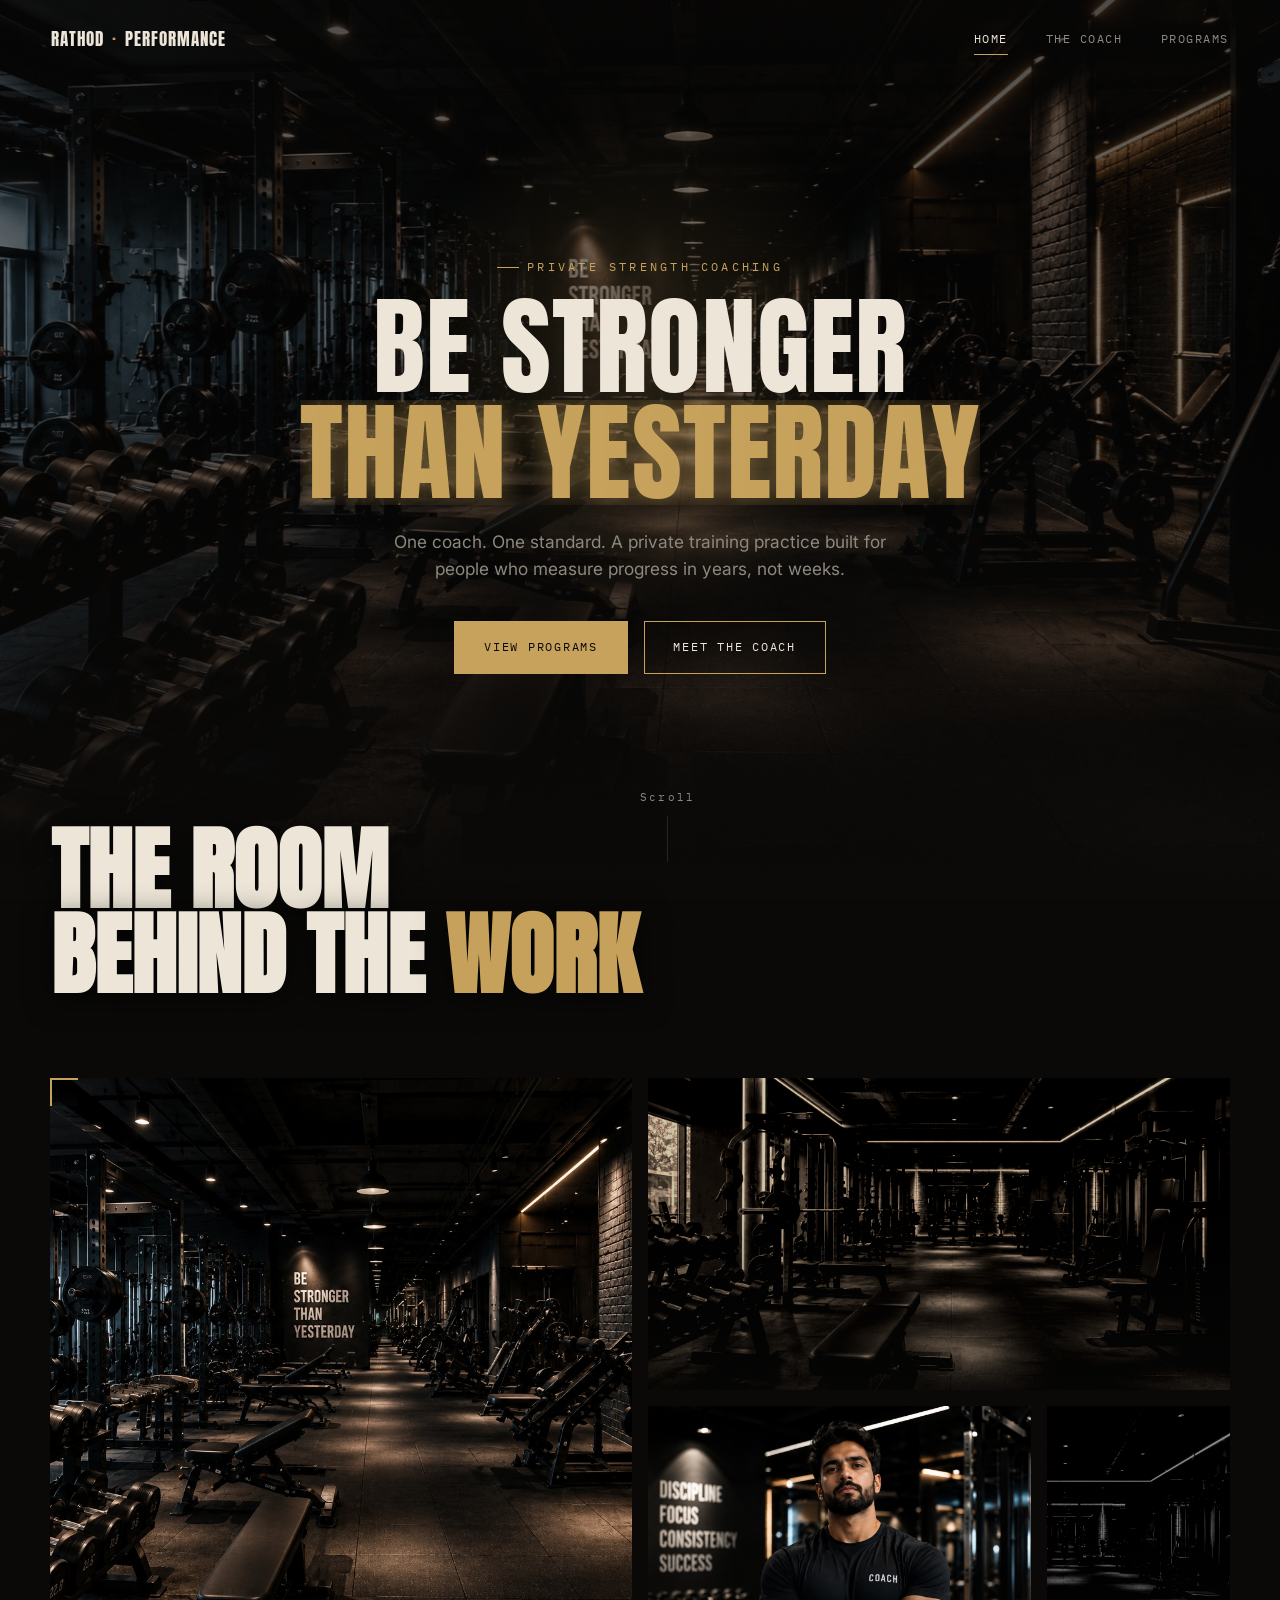
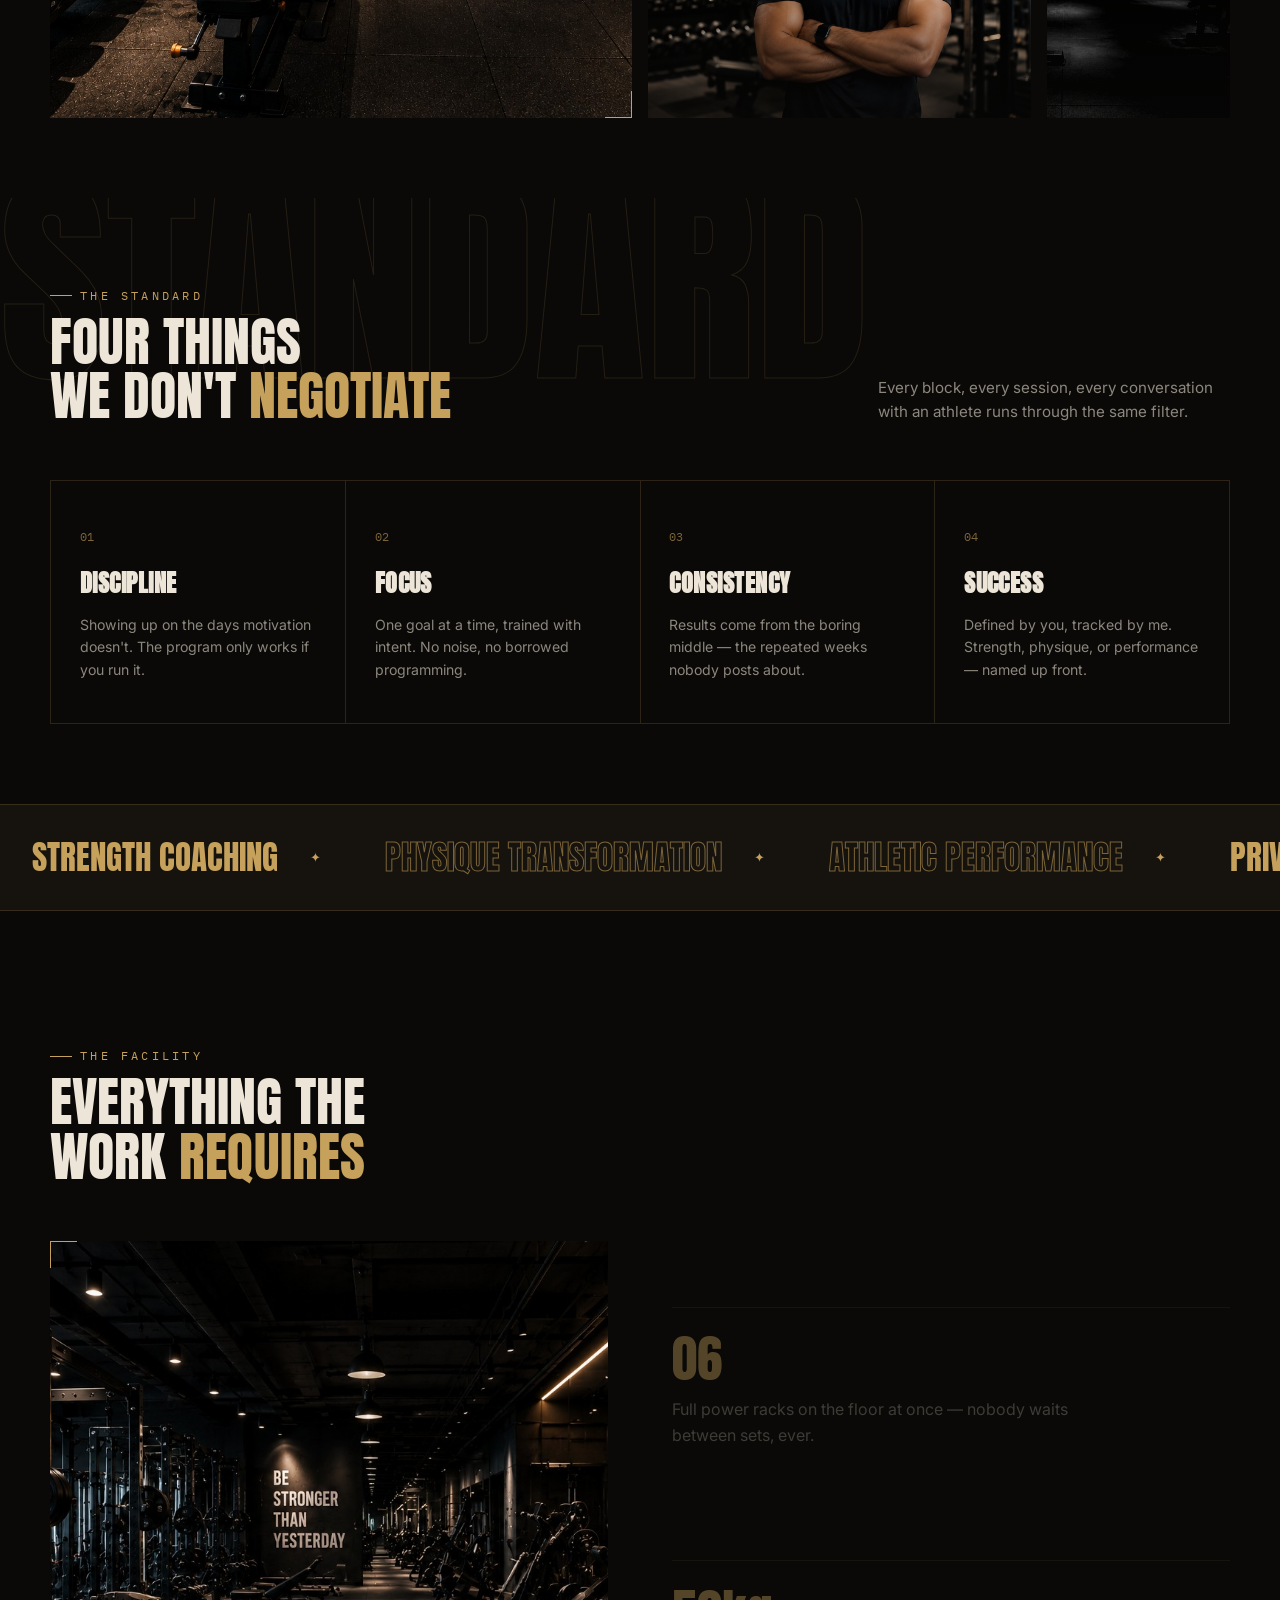
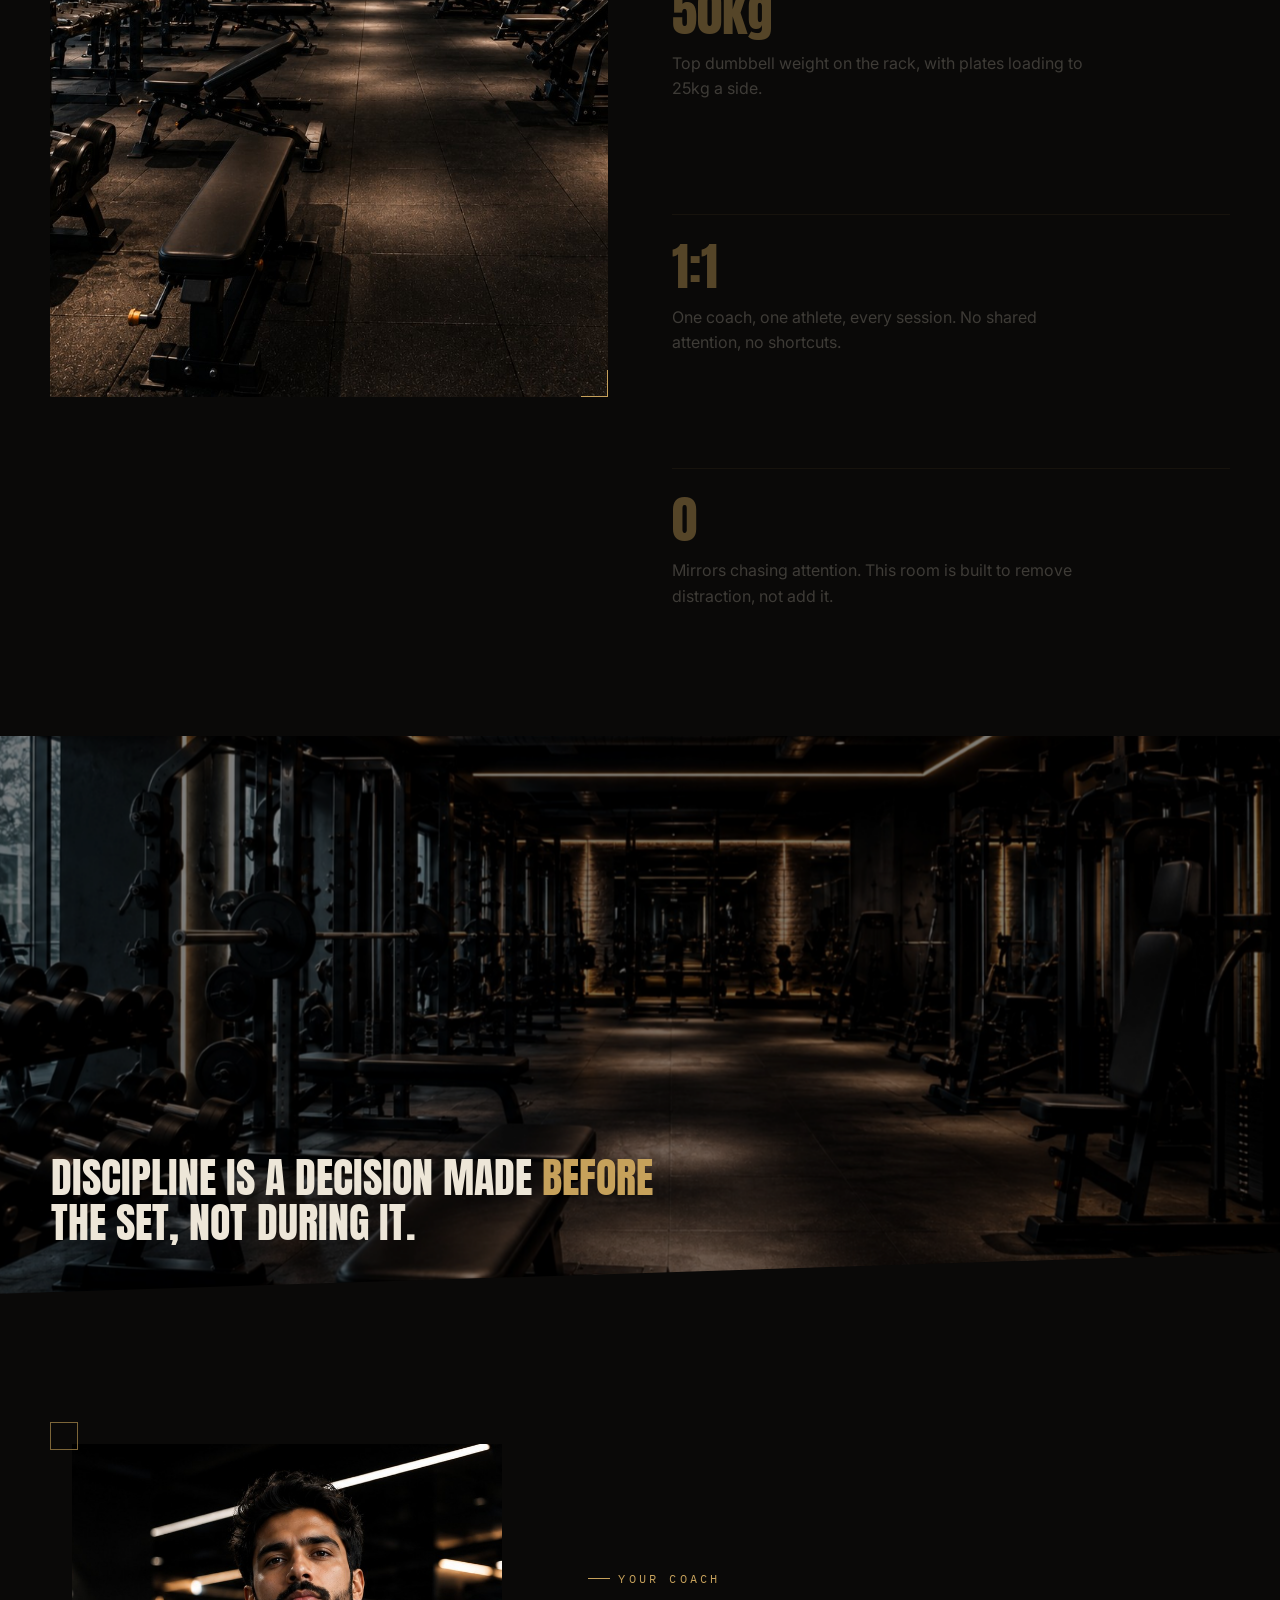
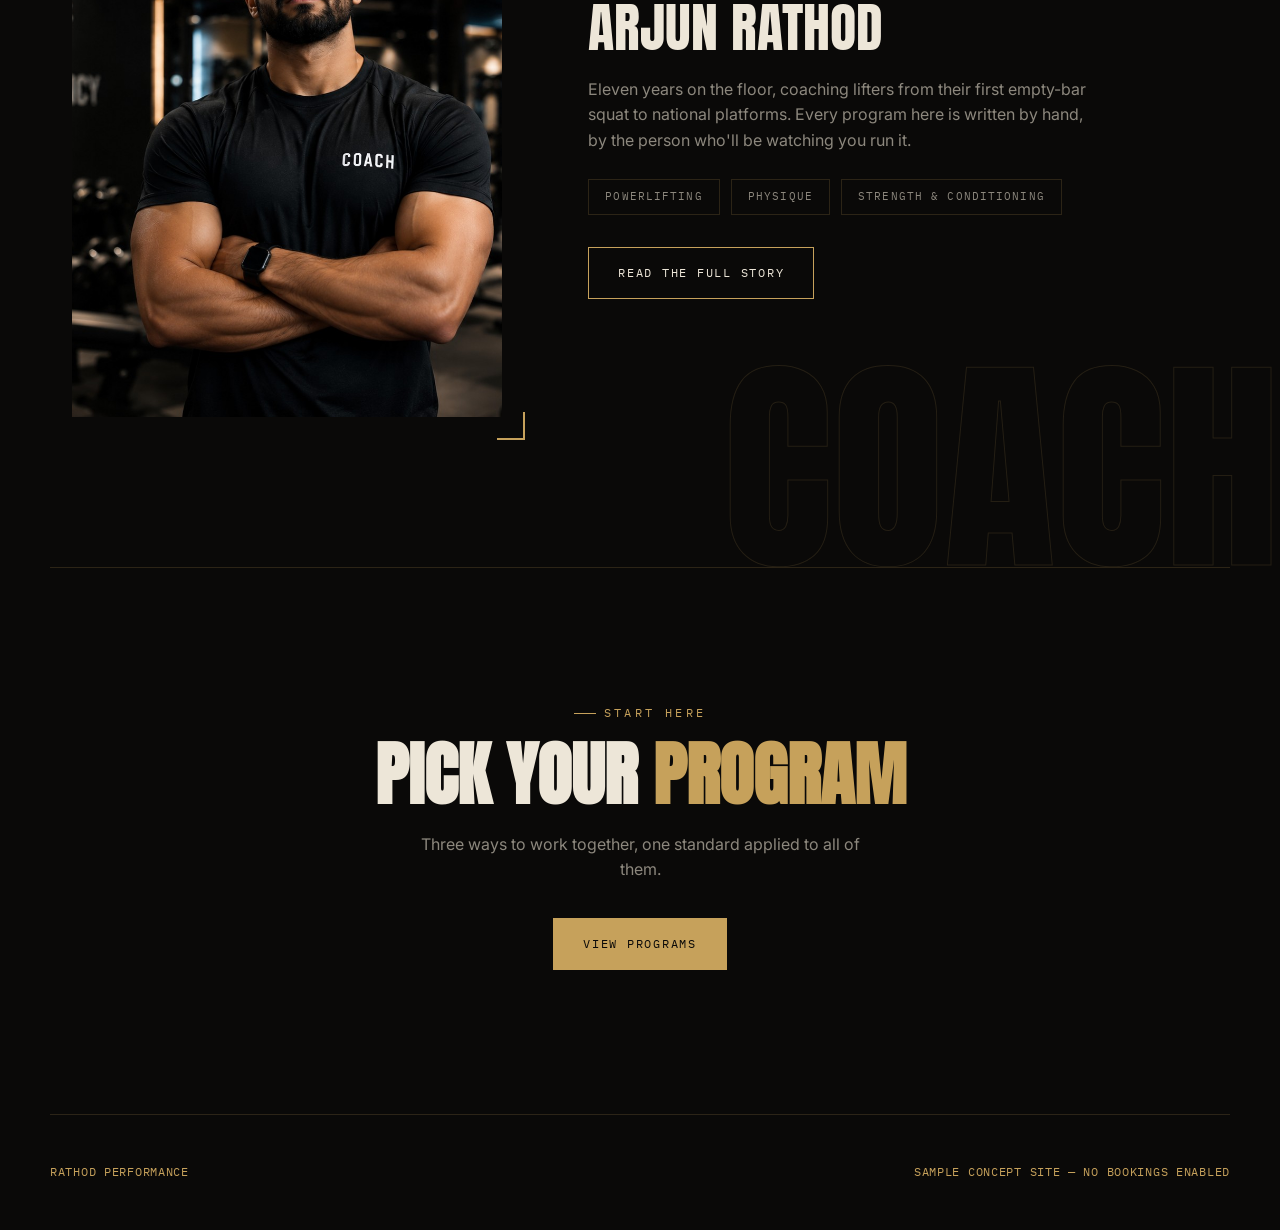
<file: index.html>
<!DOCTYPE html>
<html lang="en">
<head>
<meta charset="UTF-8">
<meta name="viewport" content="width=device-width, initial-scale=1.0">
<title>Rathod Performance — Strength &amp; Physique Coaching</title>
<link rel="stylesheet" href="css/style.css">
</head>
<body>

<nav class="nav">
  <a href="index.html" class="nav__mark">RATHOD<span>·</span>PERFORMANCE</a>
  <div class="nav__links">
    <a href="index.html">Home</a>
    <a href="coach.html">The Coach</a>
    <a href="programs.html">Programs</a>
  </div>
</nav>

<!-- ============ HERO ============ -->
<header class="hero">
  <div class="hero__bg">
    <img src="images/facility-hallway.jpg" alt="Dark, brass-lit private strength training facility with racks and dumbbells">
  </div>
  <div class="hero__scrim"></div>
  <div class="hero__glow"></div>
  <div class="hero__content wrap">
    <span class="eyebrow hero__eyebrow">Private Strength Coaching</span>
    <h1 class="hero__title">
      <span class="line">BE STRONGER</span>
      <span class="line line--accent">THAN YESTERDAY</span>
    </h1>
    <p class="hero__sub">One coach. One standard. A private training practice built for people who measure progress in years, not weeks.</p>
    <div class="hero__cta">
      <a href="programs.html" class="btn btn--solid">View Programs</a>
      <a href="coach.html" class="btn">Meet The Coach</a>
    </div>
  </div>
  <div class="hero__scroll">
    <span>Scroll</span>
    <span class="bar"></span>
  </div>
</header>

<!-- ============ OVERLAP TITLE BAND ============ -->
<div class="overlap reveal">
  <h2 class="overlap__title">The Room<br>Behind The <em>Work</em></h2>
</div>

<!-- ============ MOSAIC GALLERY ============ -->
<section class="section section--tight section-relative">
  <div class="wrap">
    <div class="mosaic reveal">
      <div class="mosaic__item mosaic__item--a bracket">
        <img src="images/facility-hallway.jpg" alt="Full length view of the training facility corridor" style="object-position:50% 35%;">
        <span class="mosaic__label">The Corridor</span>
      </div>
      <div class="mosaic__item mosaic__item--b">
        <img class="duotone" src="images/facility-wide.jpg" alt="Brass-lit racks along the training floor" style="object-position:20% 40%;">
        <span class="mosaic__label">Rack Row</span>
      </div>
      <div class="mosaic__item mosaic__item--c">
        <img src="images/coach-portrait.jpg" alt="Coach Arjun Rathod in the facility" style="object-position:50% 15%;">
        <span class="mosaic__label">Coach Arjun</span>
      </div>
      <div class="mosaic__item mosaic__item--d">
        <img class="duotone-cool" src="images/facility-wide.jpg" alt="Detail of the training floor lighting" style="object-position:80% 60%;">
      </div>
    </div>
  </div>
</section>

<!-- ============ PILLARS ============ -->
<section class="section section--tight section-relative" style="overflow:hidden;">
  <span class="ghost" style="top:-2rem; left:0;">Standard</span>
  <div class="wrap section-relative">
    <div class="section__head reveal">
      <div>
        <span class="eyebrow">The Standard</span>
        <h2 class="section__title">Four Things<br>We Don't <em>Negotiate</em></h2>
      </div>
      <p class="section__note">Every block, every session, every conversation with an athlete runs through the same filter.</p>
    </div>
  </div>
  <div class="wrap section-relative">
    <div class="pillars reveal">
      <div class="pillar">
        <span class="pillar__index">01</span>
        <h3 class="pillar__title">Discipline</h3>
        <p class="pillar__text">Showing up on the days motivation doesn't. The program only works if you run it.</p>
      </div>
      <div class="pillar">
        <span class="pillar__index">02</span>
        <h3 class="pillar__title">Focus</h3>
        <p class="pillar__text">One goal at a time, trained with intent. No noise, no borrowed programming.</p>
      </div>
      <div class="pillar">
        <span class="pillar__index">03</span>
        <h3 class="pillar__title">Consistency</h3>
        <p class="pillar__text">Results come from the boring middle — the repeated weeks nobody posts about.</p>
      </div>
      <div class="pillar">
        <span class="pillar__index">04</span>
        <h3 class="pillar__title">Success</h3>
        <p class="pillar__text">Defined by you, tracked by me. Strength, physique, or performance — named up front.</p>
      </div>
    </div>
  </div>
</section>

<!-- ============ MARQUEE ============ -->
<div class="marquee">
  <div class="marquee__track">
    <span class="filled">Strength Coaching</span>
    <span>Physique Transformation</span>
    <span>Athletic Performance</span>
    <span class="filled">Private Sessions</span>
    <span>Strength Coaching</span>
    <span>Physique Transformation</span>
    <span class="filled">Athletic Performance</span>
    <span>Private Sessions</span>
  </div>
</div>

<!-- ============ PINNED FACILITY PANEL ============ -->
<section class="section">
  <div class="wrap">
    <div class="section__head reveal">
      <div>
        <span class="eyebrow">The Facility</span>
        <h2 class="section__title">Everything The<br>Work <em>Requires</em></h2>
      </div>
    </div>
    <div class="pin-panel">
      <div class="pin-panel__media bracket reveal">
        <img src="images/facility-hallway.jpg" alt="Long view of the training facility corridor with racks on both sides">
      </div>
      <div class="pin-panel__stack">
        <div class="pin-panel__stat reveal">
          <div class="stat__num">06</div>
          <p style="margin-top:0.8rem; color:var(--ash); max-width:26rem;">Full power racks on the floor at once — nobody waits between sets, ever.</p>
        </div>
        <div class="pin-panel__stat reveal">
          <div class="stat__num">50kg</div>
          <p style="margin-top:0.8rem; color:var(--ash); max-width:26rem;">Top dumbbell weight on the rack, with plates loading to 25kg a side.</p>
        </div>
        <div class="pin-panel__stat reveal">
          <div class="stat__num">1:1</div>
          <p style="margin-top:0.8rem; color:var(--ash); max-width:26rem;">One coach, one athlete, every session. No shared attention, no shortcuts.</p>
        </div>
        <div class="pin-panel__stat reveal">
          <div class="stat__num">0</div>
          <p style="margin-top:0.8rem; color:var(--ash); max-width:26rem;">Mirrors chasing attention. This room is built to remove distraction, not add it.</p>
        </div>
      </div>
    </div>
  </div>
</section>

<!-- ============ BANNER QUOTE ============ -->
<section class="banner reveal angle-top angle-bottom">
  <img class="duotone-cool" src="images/facility-wide.jpg" alt="Long view down the training facility floor">
  <div class="banner__inner">
    <p class="banner__quote">Discipline is a decision made <em>before</em> the set, not during it.</p>
  </div>
</section>

<!-- ============ COACH TEASER ============ -->
<section class="section section-relative" style="overflow:hidden;">
  <span class="ghost" style="bottom:-1rem; right:0;">Coach</span>
  <div class="wrap section-relative">
    <div class="teaser reveal">
      <div class="inset-frame bracket">
        <div class="inset-frame__media teaser__media">
          <img src="images/coach-portrait.jpg" alt="Coach Arjun Rathod standing arms crossed in the training facility">
        </div>
      </div>
      <div class="teaser__body">
        <span class="eyebrow">Your Coach</span>
        <h2 class="section__title" style="margin-top:0.8rem;">Arjun Rathod</h2>
        <p>Eleven years on the floor, coaching lifters from their first empty-bar squat to national platforms. Every program here is written by hand, by the person who'll be watching you run it.</p>
        <div class="chips">
          <span class="chip">Powerlifting</span>
          <span class="chip">Physique</span>
          <span class="chip">Strength &amp; Conditioning</span>
        </div>
        <div class="hero__cta" style="justify-content:flex-start; margin-top:2rem;">
          <a href="coach.html" class="btn">Read The Full Story</a>
        </div>
      </div>
    </div>
  </div>
</section>

<!-- ============ CLOSER ============ -->
<section class="closer wrap reveal">
  <span class="eyebrow">Start Here</span>
  <h2 class="closer__title" style="margin-top:1rem;">Pick Your <em>Program</em></h2>
  <p>Three ways to work together, one standard applied to all of them.</p>
  <a href="programs.html" class="btn btn--solid">View Programs</a>
</section>

<footer class="footer wrap">
  <span>Rathod Performance</span>
  <span>Sample concept site — no bookings enabled</span>
</footer>

<script src="js/script.js"></script>
</body>
</html>
</file>
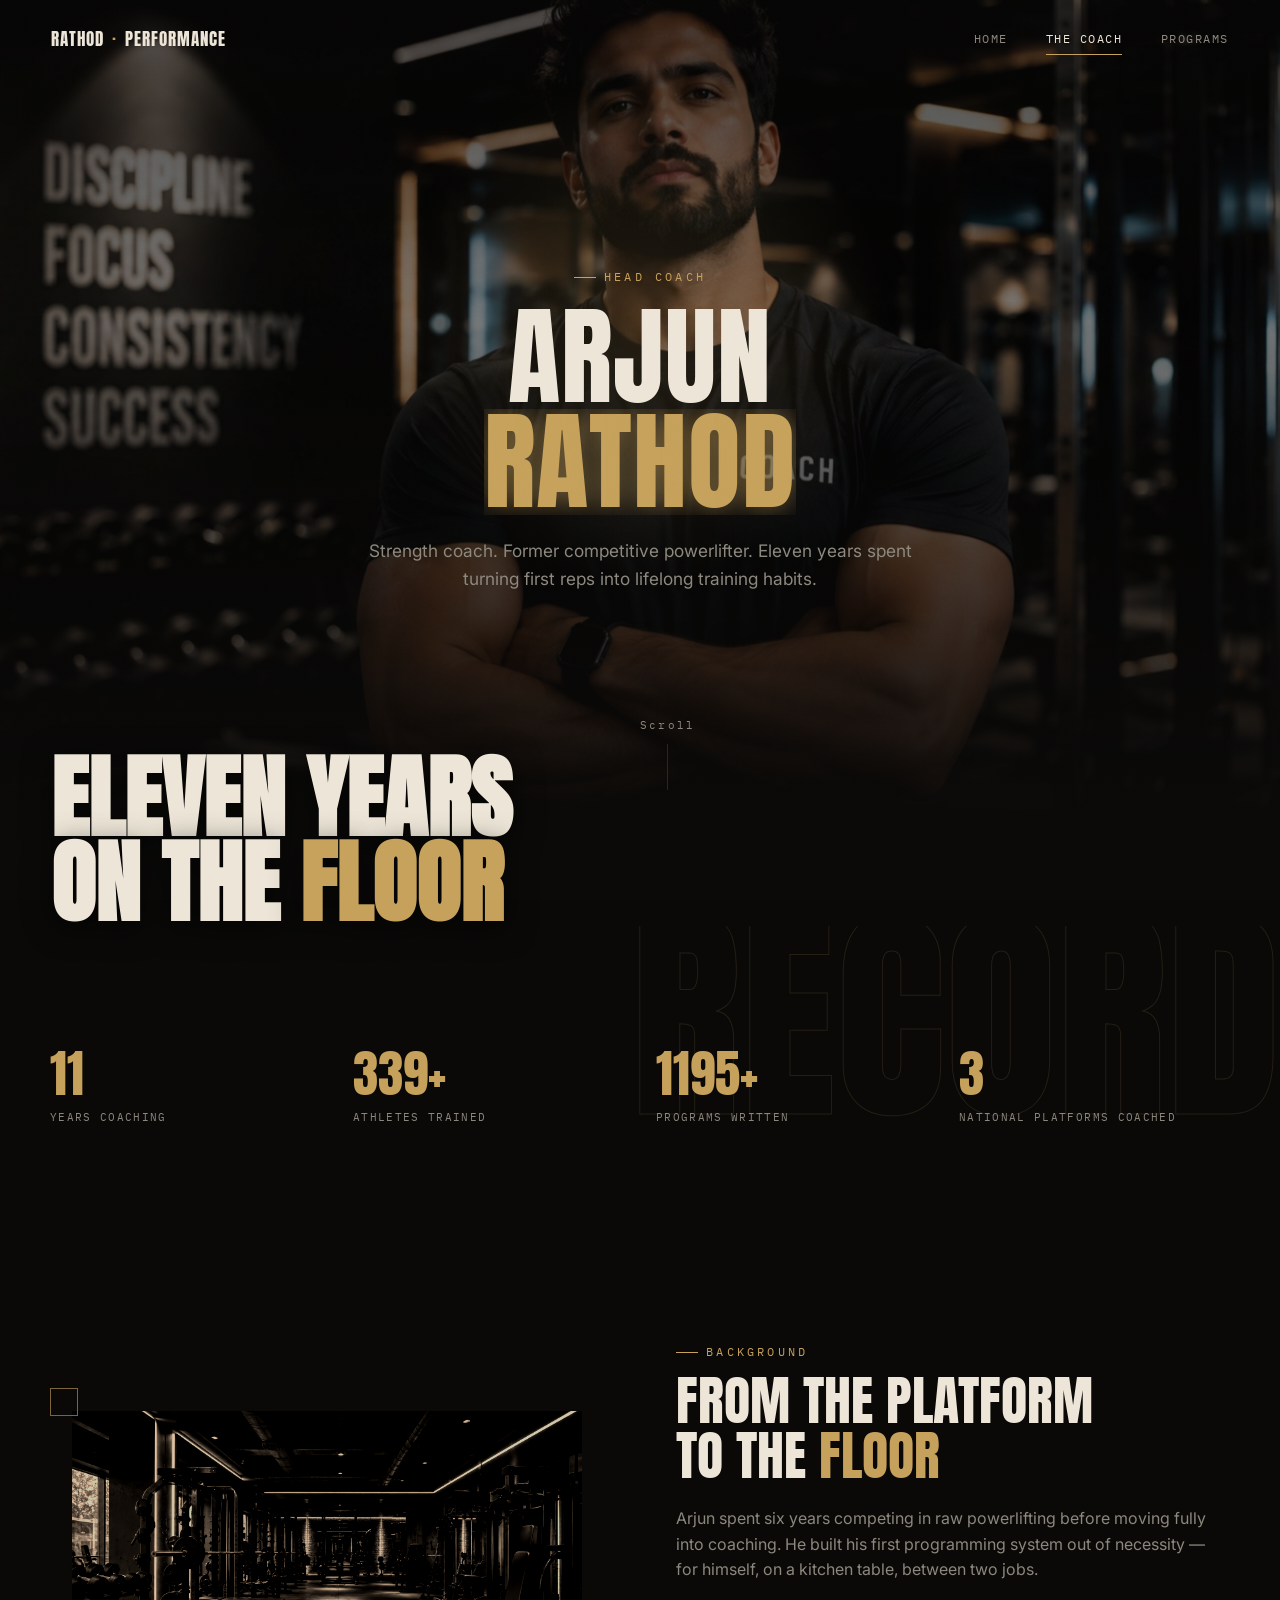
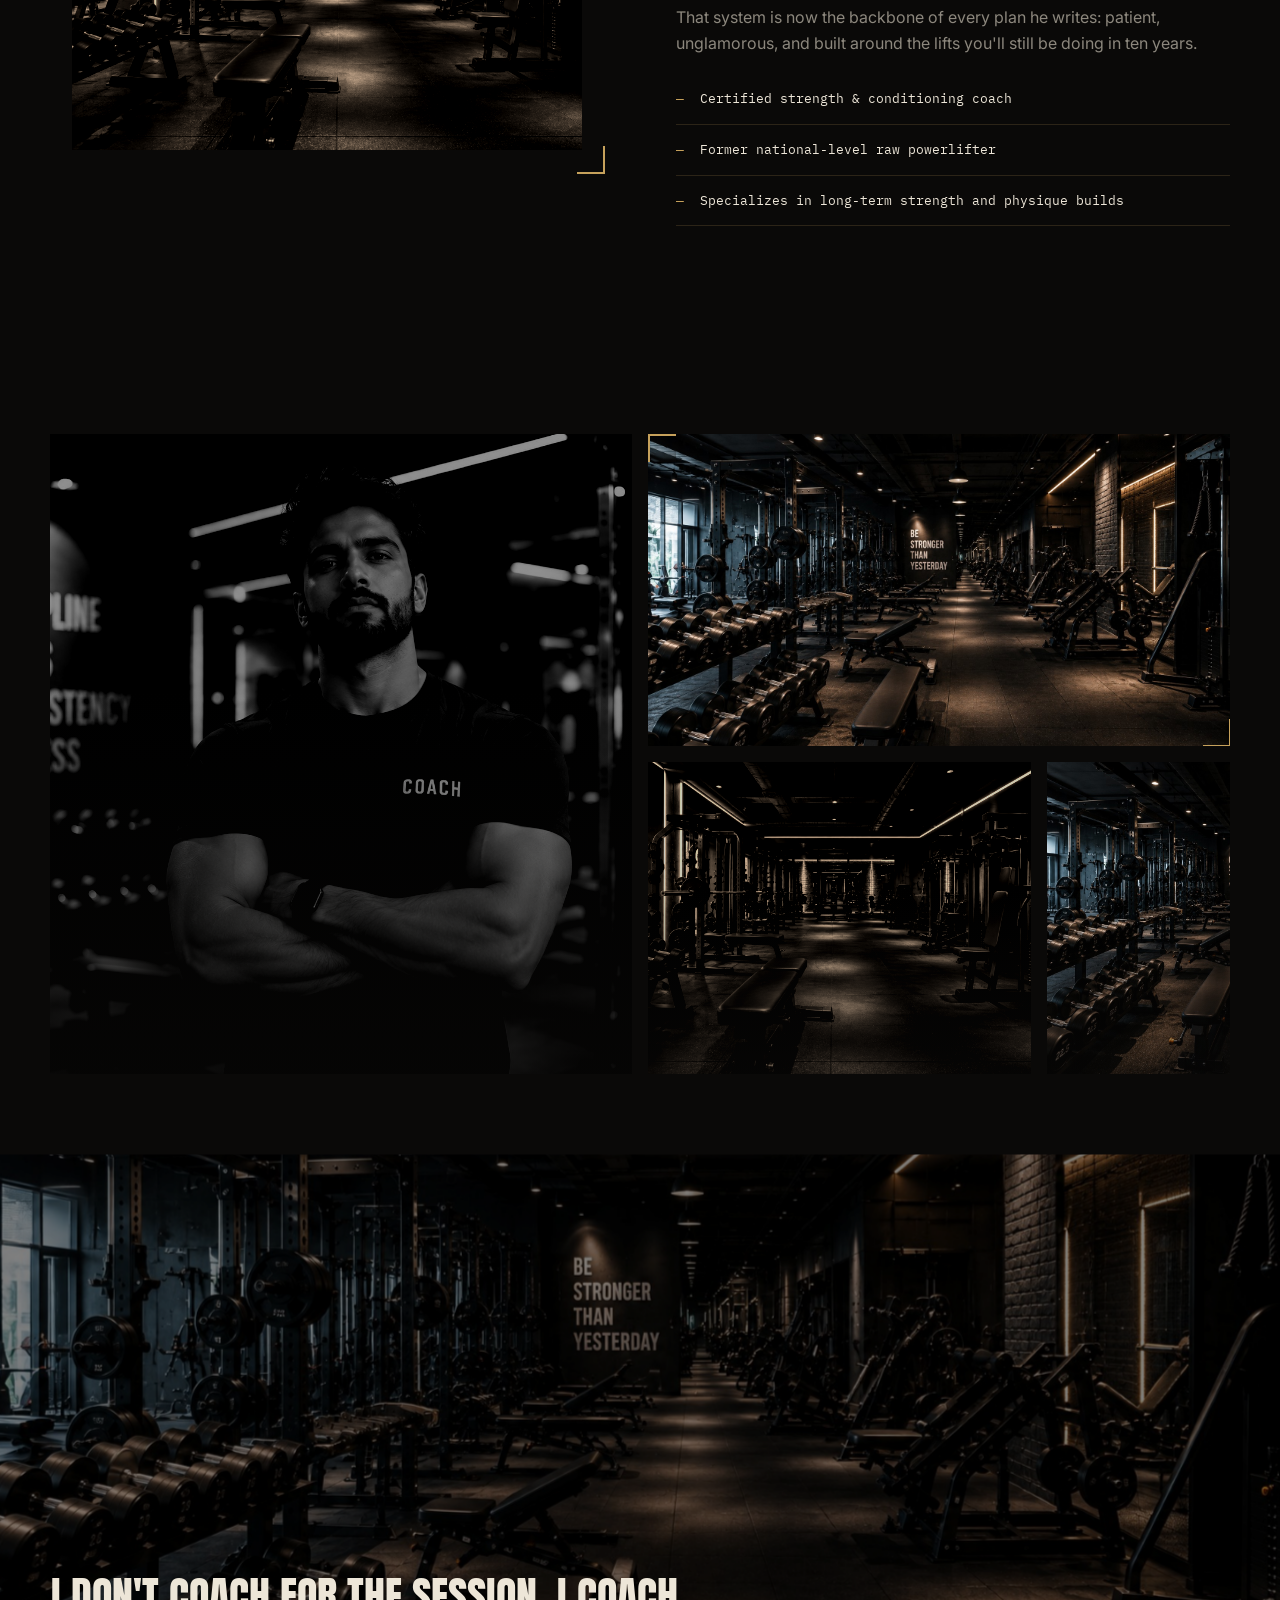
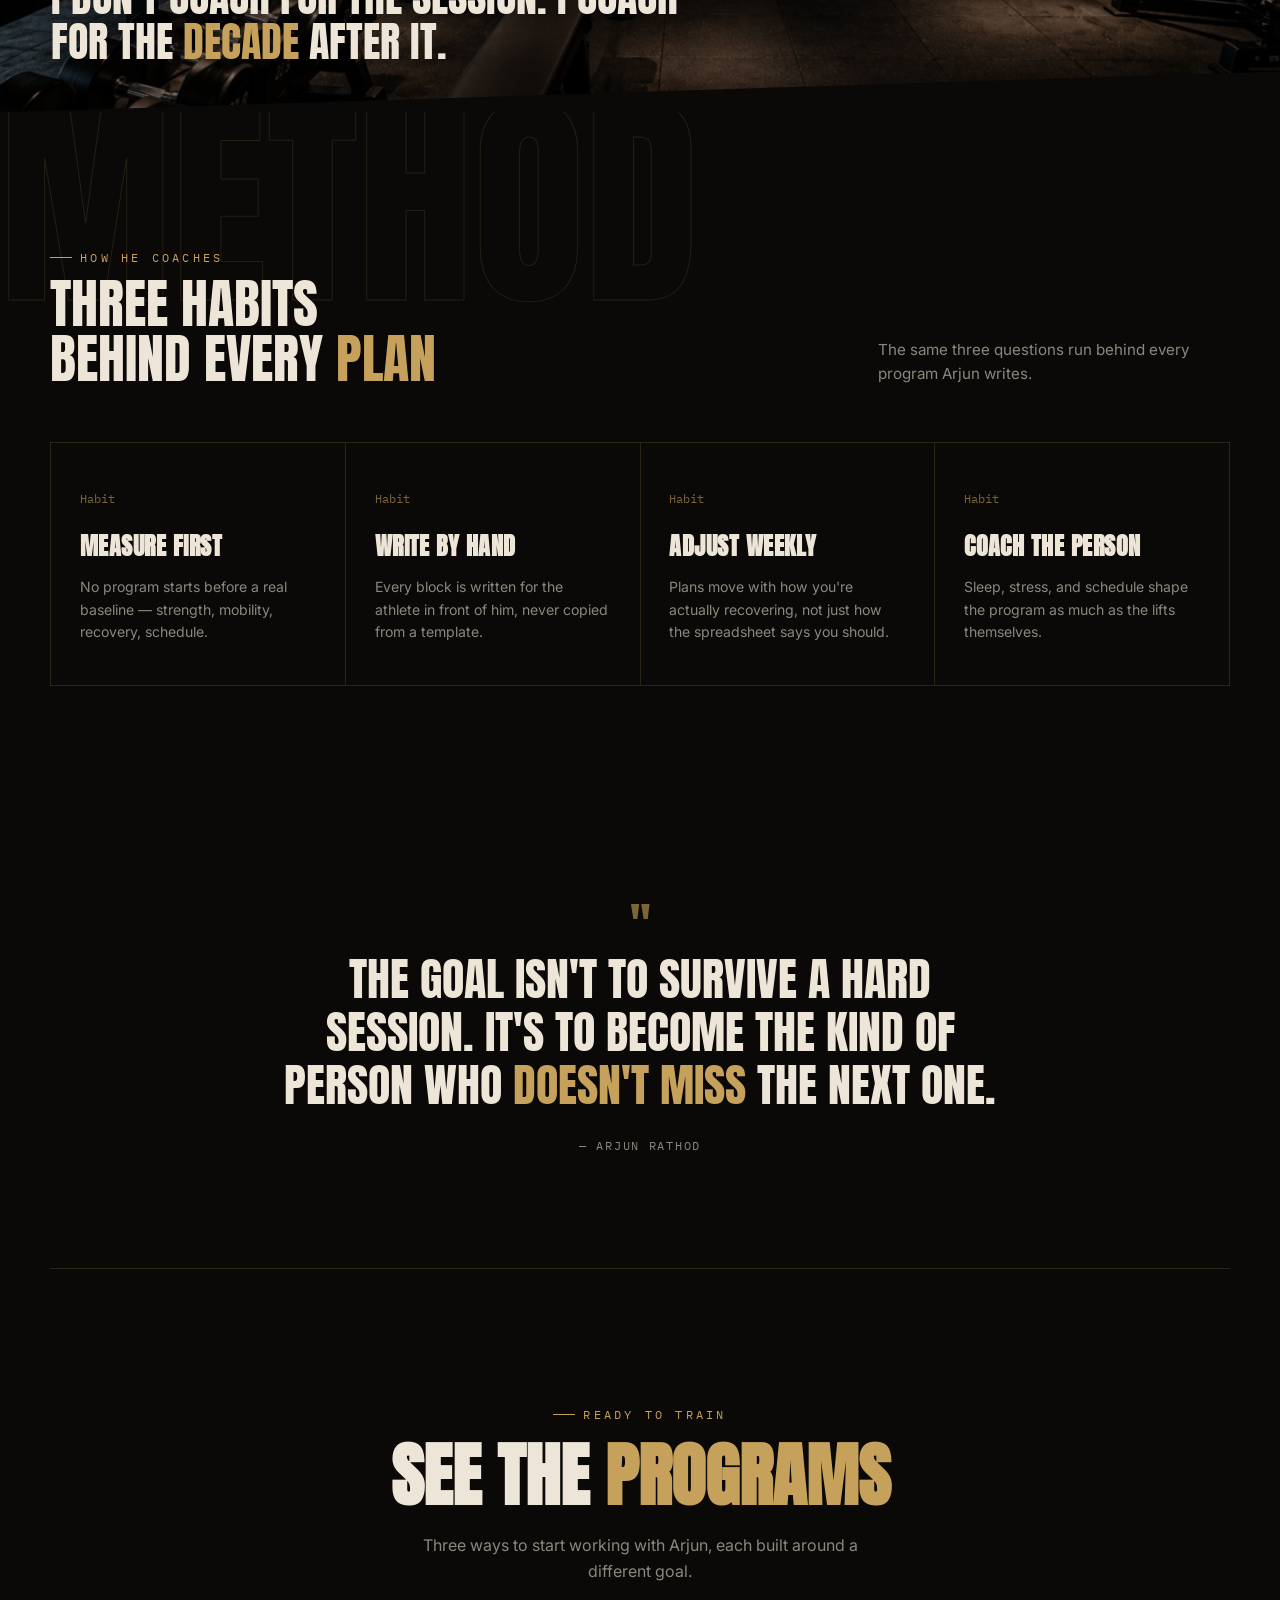
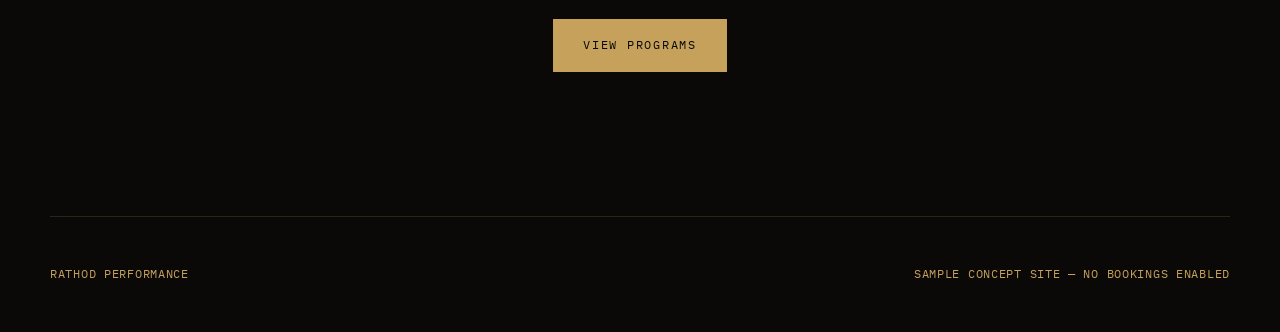
<file: coach.html>
<!DOCTYPE html>
<html lang="en">
<head>
<meta charset="UTF-8">
<meta name="viewport" content="width=device-width, initial-scale=1.0">
<title>The Coach — Rathod Performance</title>
<link rel="stylesheet" href="css/style.css">
</head>
<body>

<nav class="nav">
  <a href="index.html" class="nav__mark">RATHOD<span>·</span>PERFORMANCE</a>
  <div class="nav__links">
    <a href="index.html">Home</a>
    <a href="coach.html">The Coach</a>
    <a href="programs.html">Programs</a>
  </div>
</nav>

<!-- ============ HERO ============ -->
<header class="hero" style="min-height: 92svh;">
  <div class="hero__bg">
    <img src="images/coach-portrait.jpg" alt="Coach Arjun Rathod, arms crossed, standing in front of the DISCIPLINE FOCUS CONSISTENCY SUCCESS wall">
  </div>
  <div class="hero__scrim"></div>
  <div class="hero__glow"></div>
  <div class="hero__content wrap">
    <span class="eyebrow hero__eyebrow">Head Coach</span>
    <h1 class="hero__title">
      <span class="line">ARJUN</span>
      <span class="line line--accent">RATHOD</span>
    </h1>
    <p class="hero__sub">Strength coach. Former competitive powerlifter. Eleven years spent turning first reps into lifelong training habits.</p>
  </div>
  <div class="hero__scroll">
    <span>Scroll</span>
    <span class="bar"></span>
  </div>
</header>

<!-- ============ OVERLAP TITLE BAND ============ -->
<div class="overlap reveal">
  <h2 class="overlap__title">Eleven Years<br>On The <em>Floor</em></h2>
</div>

<!-- ============ STATS ============ -->
<section class="section section--tight section-relative" style="overflow:hidden;">
  <span class="ghost" style="top:-1.5rem; right:0;">Record</span>
  <div class="wrap section-relative">
    <div class="reveal">
      <div class="stats">
        <div>
          <div class="stat__num" data-count="11" data-suffix="">0</div>
          <div class="stat__label">Years Coaching</div>
        </div>
        <div>
          <div class="stat__num" data-count="340" data-suffix="+">0</div>
          <div class="stat__label">Athletes Trained</div>
        </div>
        <div>
          <div class="stat__num" data-count="1200" data-suffix="+">0</div>
          <div class="stat__label">Programs Written</div>
        </div>
        <div>
          <div class="stat__num" data-count="3" data-suffix="">0</div>
          <div class="stat__label">National Platforms Coached</div>
        </div>
      </div>
    </div>
  </div>
</section>

<!-- ============ BIO SPLIT ============ -->
<section class="section">
  <div class="wrap">
    <div class="split reveal">
      <div class="inset-frame bracket">
        <div class="inset-frame__media">
          <img class="duotone" src="images/facility-wide.jpg" alt="The training facility where Arjun coaches, brass lighting along the walls">
        </div>
      </div>
      <div class="split__body">
        <span class="eyebrow">Background</span>
        <h2 class="section__title" style="margin-top:0.8rem;">From The Platform<br>To The <em>Floor</em></h2>
        <p>Arjun spent six years competing in raw powerlifting before moving fully into coaching. He built his first programming system out of necessity — for himself, on a kitchen table, between two jobs.</p>
        <p>That system is now the backbone of every plan he writes: patient, unglamorous, and built around the lifts you'll still be doing in ten years.</p>
        <ul class="split__list">
          <li><span>—</span> Certified strength &amp; conditioning coach</li>
          <li><span>—</span> Former national-level raw powerlifter</li>
          <li><span>—</span> Specializes in long-term strength and physique builds</li>
        </ul>
      </div>
    </div>
  </div>
</section>

<!-- ============ MINI GALLERY STRIP ============ -->
<section class="section section--tight">
  <div class="wrap">
    <div class="mosaic reveal" style="grid-template-rows: repeat(2, minmax(90px,1fr));">
      <div class="mosaic__item mosaic__item--b bracket">
        <img src="images/facility-hallway.jpg" alt="Training floor corridor, wide angle" style="object-position:60% 30%;">
        <span class="mosaic__label">The Floor</span>
      </div>
      <div class="mosaic__item mosaic__item--a">
        <img class="duotone-cool" src="images/coach-portrait.jpg" alt="Coach Arjun Rathod portrait, close crop" style="object-position:50% 10%;">
        <span class="mosaic__label">On The Rack</span>
      </div>
      <div class="mosaic__item mosaic__item--c">
        <img class="duotone" src="images/facility-wide.jpg" alt="Detail of brass lighting along the training facility wall" style="object-position:70% 50%;">
      </div>
      <div class="mosaic__item mosaic__item--d">
        <img src="images/facility-hallway.jpg" alt="Weight plates racked at the facility" style="object-position:10% 70%;">
      </div>
    </div>
  </div>
</section>

<!-- ============ PHILOSOPHY BANNER ============ -->
<section class="banner reveal angle-top angle-bottom">
  <img src="images/facility-hallway.jpg" alt="Empty training floor, dumbbell racks lit in warm light">
  <div class="banner__inner">
    <p class="banner__quote">I don't coach for the session. I coach for the <em>decade</em> after it.</p>
  </div>
</section>

<!-- ============ APPROACH ============ -->
<section class="section section-relative" style="overflow:hidden;">
  <span class="ghost" style="top:-1.5rem; left:0;">Method</span>
  <div class="wrap section-relative">
    <div class="section__head reveal">
      <div>
        <span class="eyebrow">How He Coaches</span>
        <h2 class="section__title">Three Habits<br>Behind Every <em>Plan</em></h2>
      </div>
      <p class="section__note">The same three questions run behind every program Arjun writes.</p>
    </div>
    <div class="pillars reveal">
      <div class="pillar" style="grid-column: span 1;">
        <span class="pillar__index">Habit</span>
        <h3 class="pillar__title">Measure First</h3>
        <p class="pillar__text">No program starts before a real baseline — strength, mobility, recovery, schedule.</p>
      </div>
      <div class="pillar">
        <span class="pillar__index">Habit</span>
        <h3 class="pillar__title">Write By Hand</h3>
        <p class="pillar__text">Every block is written for the athlete in front of him, never copied from a template.</p>
      </div>
      <div class="pillar">
        <span class="pillar__index">Habit</span>
        <h3 class="pillar__title">Adjust Weekly</h3>
        <p class="pillar__text">Plans move with how you're actually recovering, not just how the spreadsheet says you should.</p>
      </div>
      <div class="pillar">
        <span class="pillar__index">Habit</span>
        <h3 class="pillar__title">Coach The Person</h3>
        <p class="pillar__text">Sleep, stress, and schedule shape the program as much as the lifts themselves.</p>
      </div>
    </div>
  </div>
</section>

<!-- ============ QUOTE ============ -->
<section class="quote wrap reveal">
  <p class="quote__mark">"</p>
  <p class="quote__text">The goal isn't to survive a hard session. It's to become the kind of person who <em>doesn't miss</em> the next one.</p>
  <p class="quote__by">— Arjun Rathod</p>
</section>

<!-- ============ CLOSER ============ -->
<section class="closer wrap reveal">
  <span class="eyebrow">Ready To Train</span>
  <h2 class="closer__title" style="margin-top:1rem;">See The <em>Programs</em></h2>
  <p>Three ways to start working with Arjun, each built around a different goal.</p>
  <a href="programs.html" class="btn btn--solid">View Programs</a>
</section>

<footer class="footer wrap">
  <span>Rathod Performance</span>
  <span>Sample concept site — no bookings enabled</span>
</footer>

<script src="js/script.js"></script>
</body>
</html>
</file>
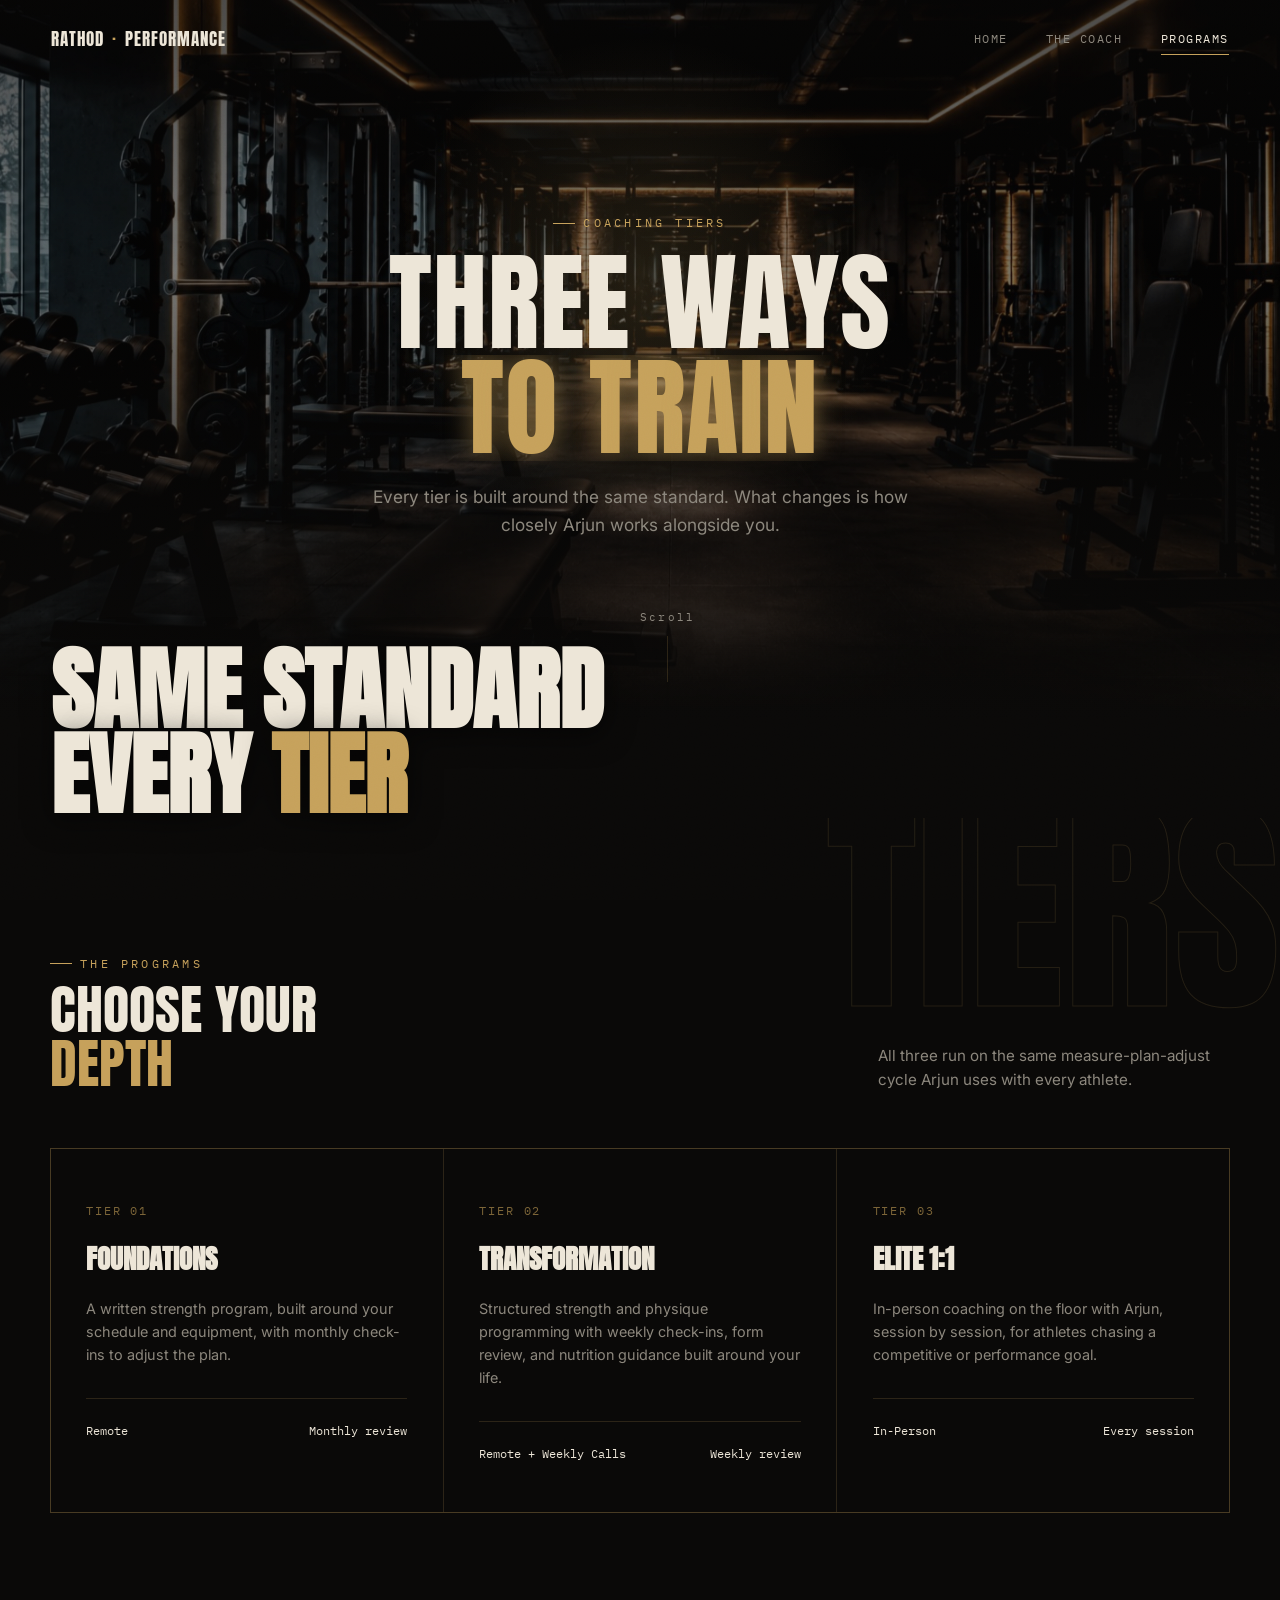
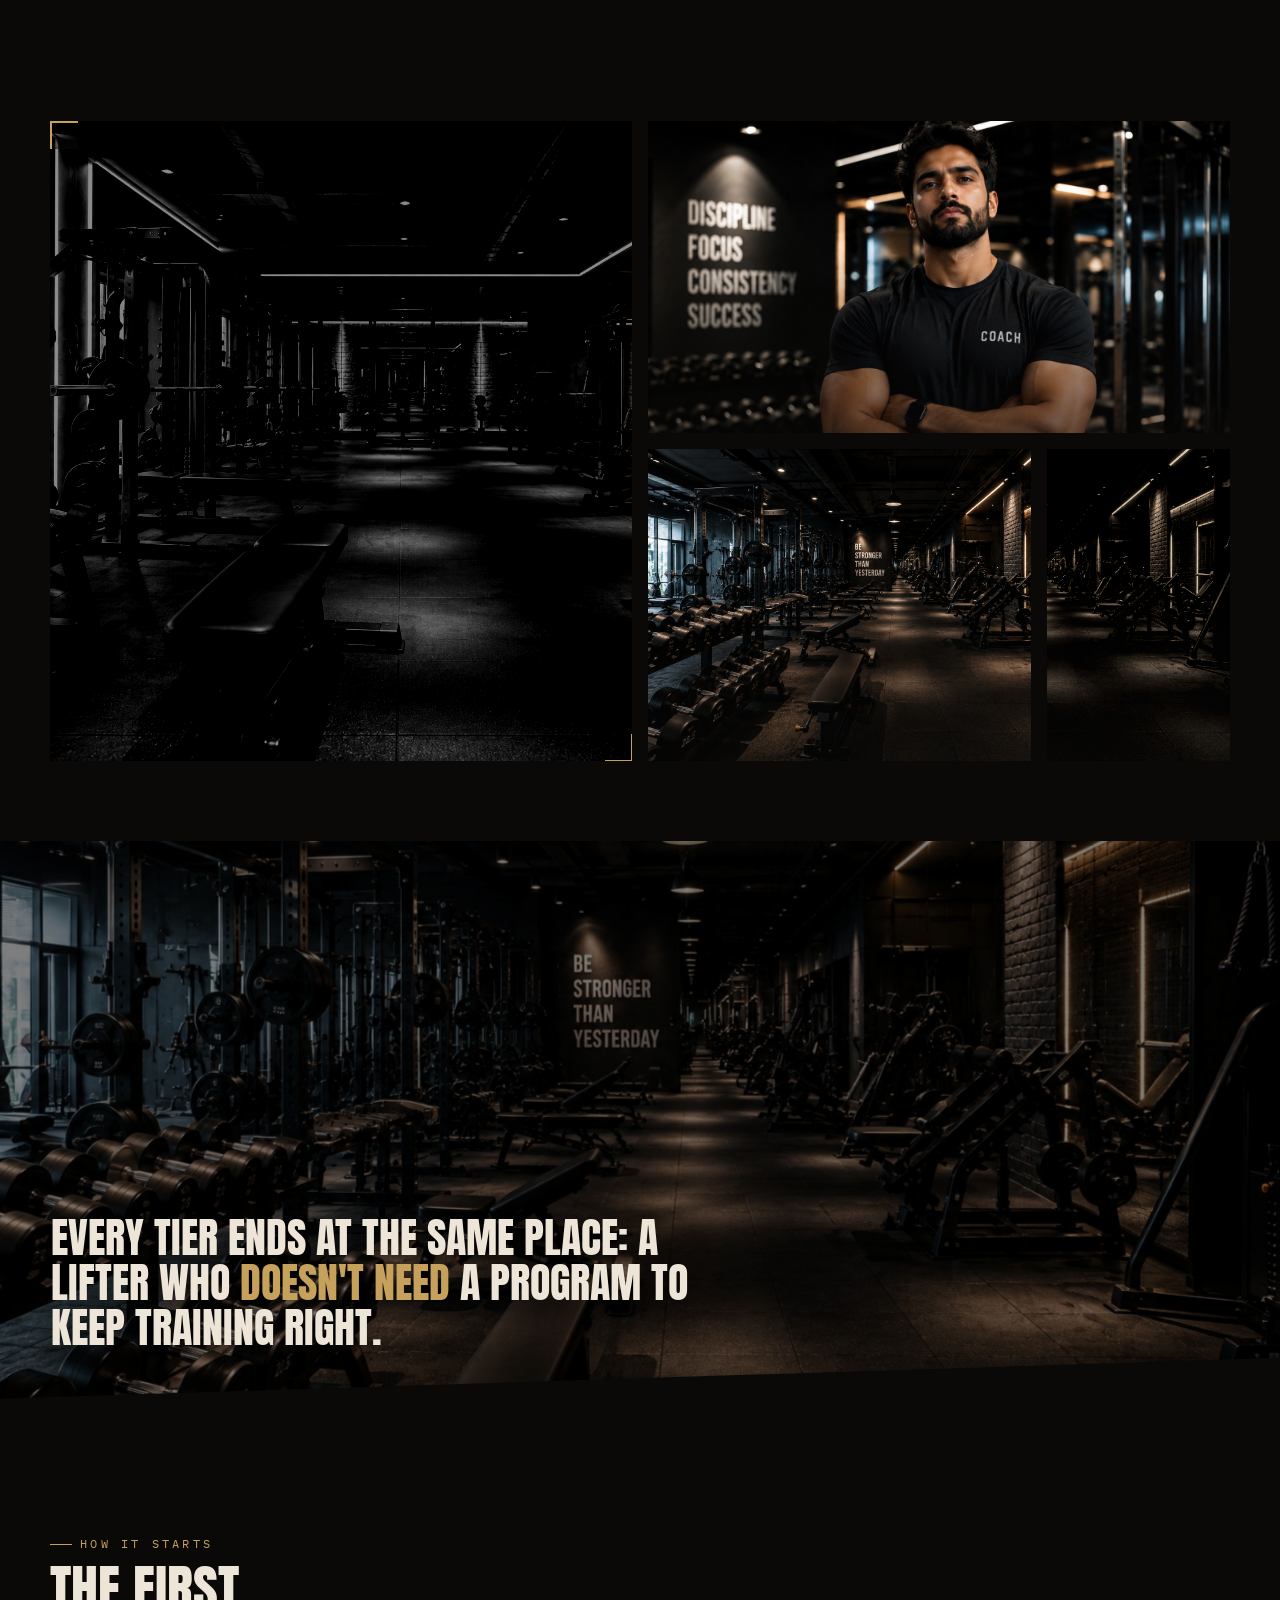
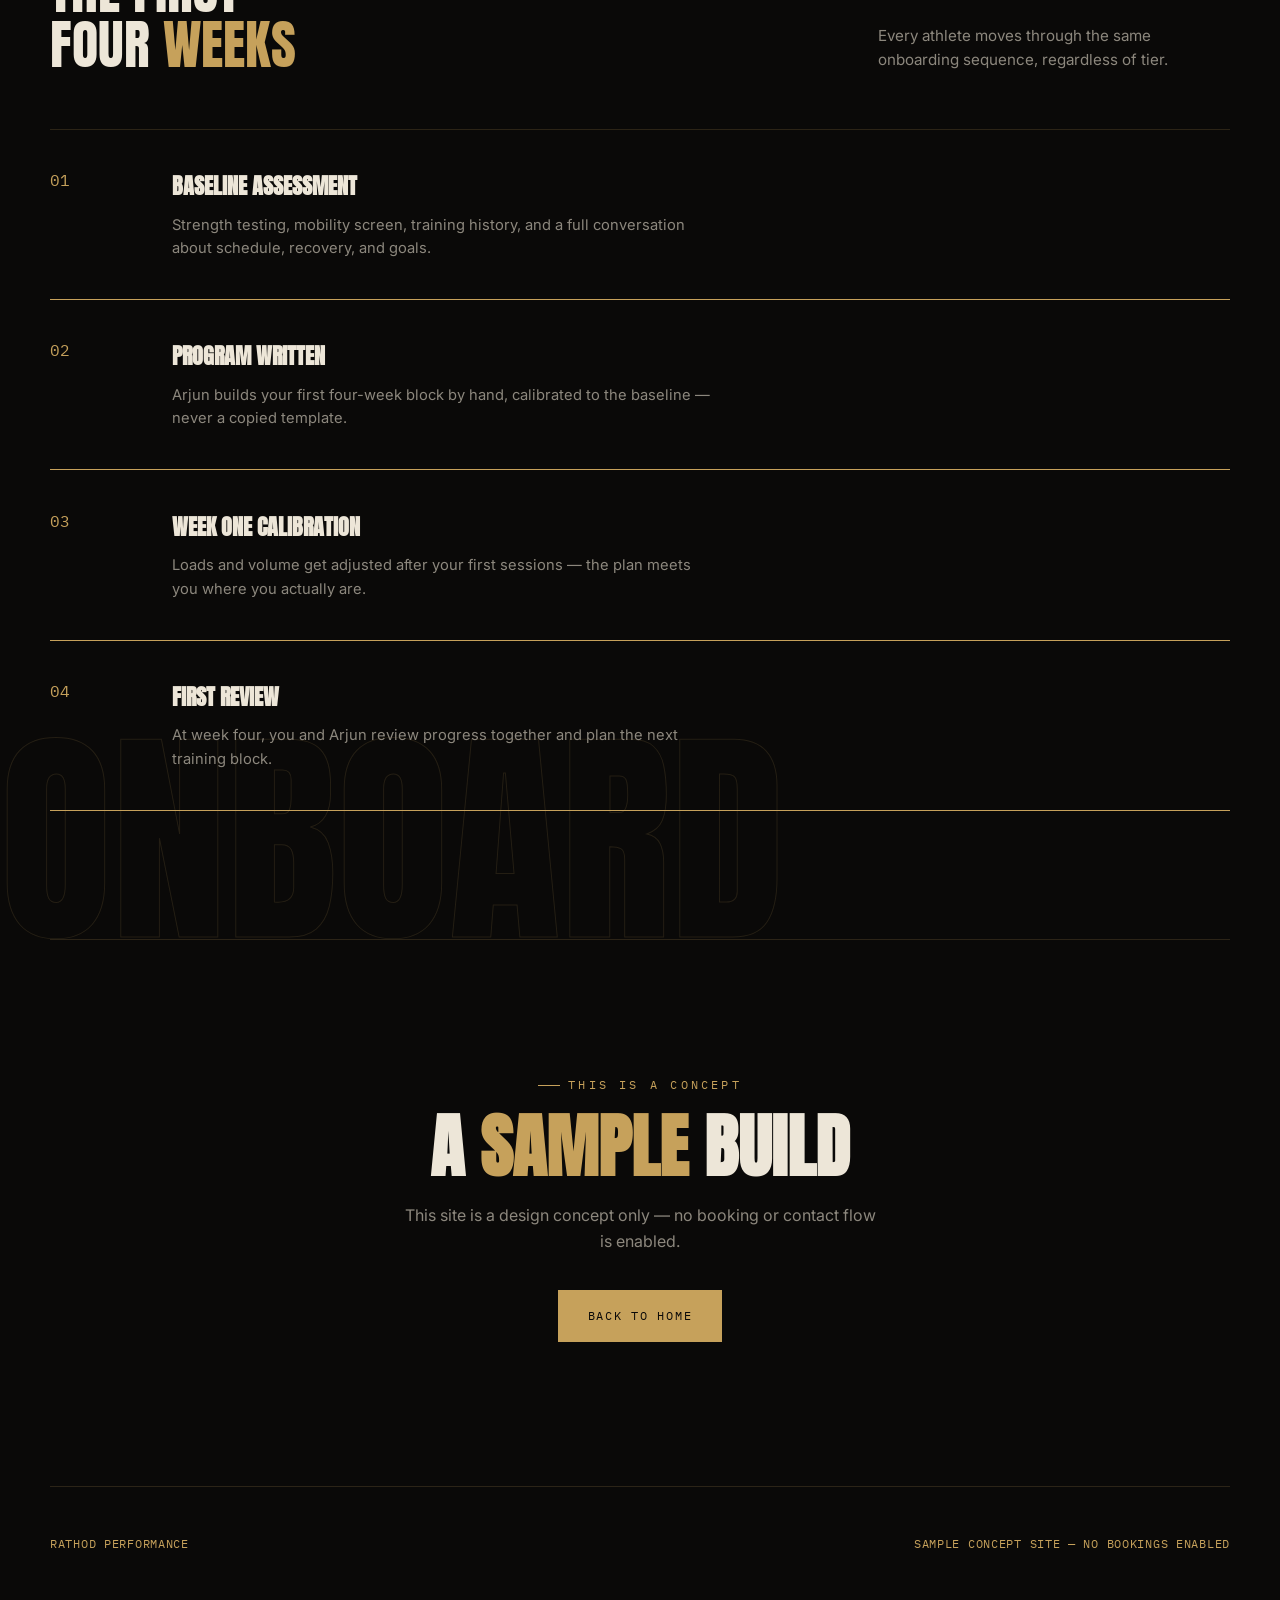
<file: programs.html>
<!DOCTYPE html>
<html lang="en">
<head>
<meta charset="UTF-8">
<meta name="viewport" content="width=device-width, initial-scale=1.0">
<title>Programs — Rathod Performance</title>
<link rel="stylesheet" href="css/style.css">
</head>
<body>

<nav class="nav">
  <a href="index.html" class="nav__mark">RATHOD<span>·</span>PERFORMANCE</a>
  <div class="nav__links">
    <a href="index.html">Home</a>
    <a href="coach.html">The Coach</a>
    <a href="programs.html">Programs</a>
  </div>
</nav>

<!-- ============ HERO ============ -->
<header class="hero" style="min-height: 80svh;">
  <div class="hero__bg">
    <img src="images/facility-wide.jpg" alt="Wide view of the private training facility with brass accent lighting">
  </div>
  <div class="hero__scrim"></div>
  <div class="hero__glow"></div>
  <div class="hero__content wrap">
    <span class="eyebrow hero__eyebrow">Coaching Tiers</span>
    <h1 class="hero__title">
      <span class="line">THREE WAYS</span>
      <span class="line line--accent">TO TRAIN</span>
    </h1>
    <p class="hero__sub">Every tier is built around the same standard. What changes is how closely Arjun works alongside you.</p>
  </div>
  <div class="hero__scroll">
    <span>Scroll</span>
    <span class="bar"></span>
  </div>
</header>

<!-- ============ OVERLAP TITLE BAND ============ -->
<div class="overlap reveal">
  <h2 class="overlap__title">Same Standard<br>Every <em>Tier</em></h2>
</div>

<!-- ============ PROGRAM CARDS ============ -->
<section class="section section-relative" style="overflow:hidden;">
  <span class="ghost" style="top:-1.5rem; right:0;">Tiers</span>
  <div class="wrap section-relative">
    <div class="section__head reveal">
      <div>
        <span class="eyebrow">The Programs</span>
        <h2 class="section__title">Choose Your<br><em>Depth</em></h2>
      </div>
      <p class="section__note">All three run on the same measure-plan-adjust cycle Arjun uses with every athlete.</p>
    </div>

    <div class="programs-grid reveal-stagger">
      <div class="program-card">
        <span class="program-card__mark">↗</span>
        <span class="program-card__tier">Tier 01</span>
        <h3 class="program-card__title">Foundations</h3>
        <p class="program-card__desc">A written strength program, built around your schedule and equipment, with monthly check-ins to adjust the plan.</p>
        <div class="program-card__meta">
          <span>Remote</span>
          <span>Monthly review</span>
        </div>
      </div>

      <div class="program-card">
        <span class="program-card__mark">↗</span>
        <span class="program-card__tier">Tier 02</span>
        <h3 class="program-card__title">Transformation</h3>
        <p class="program-card__desc">Structured strength and physique programming with weekly check-ins, form review, and nutrition guidance built around your life.</p>
        <div class="program-card__meta">
          <span>Remote + Weekly Calls</span>
          <span>Weekly review</span>
        </div>
      </div>

      <div class="program-card">
        <span class="program-card__mark">↗</span>
        <span class="program-card__tier">Tier 03</span>
        <h3 class="program-card__title">Elite 1:1</h3>
        <p class="program-card__desc">In-person coaching on the floor with Arjun, session by session, for athletes chasing a competitive or performance goal.</p>
        <div class="program-card__meta">
          <span>In-Person</span>
          <span>Every session</span>
        </div>
      </div>
    </div>
  </div>
</section>

<!-- ============ MOSAIC GALLERY ============ -->
<section class="section section--tight">
  <div class="wrap">
    <div class="mosaic reveal">
      <div class="mosaic__item mosaic__item--a bracket">
        <img class="duotone-cool" src="images/facility-wide.jpg" alt="Wide angle of the training facility, brass lighting" style="object-position:40% 45%;">
        <span class="mosaic__label">The Floor</span>
      </div>
      <div class="mosaic__item mosaic__item--b">
        <img src="images/coach-portrait.jpg" alt="Coach Arjun Rathod portrait" style="object-position:50% 20%;">
        <span class="mosaic__label">Your Coach</span>
      </div>
      <div class="mosaic__item mosaic__item--c">
        <img src="images/facility-hallway.jpg" alt="Racked dumbbells at the facility" style="object-position:5% 65%;">
      </div>
      <div class="mosaic__item mosaic__item--d">
        <img class="duotone" src="images/facility-hallway.jpg" alt="Bench and rack detail" style="object-position:90% 80%;">
      </div>
    </div>
  </div>
</section>

<!-- ============ BANNER ============ -->
<section class="banner reveal angle-top angle-bottom">
  <img src="images/facility-hallway.jpg" alt="Training facility corridor with the BE STRONGER THAN YESTERDAY wall visible">
  <div class="banner__inner">
    <p class="banner__quote">Every tier ends at the same place: a lifter who <em>doesn't need</em> a program to keep training right.</p>
  </div>
</section>

<!-- ============ PROCESS TIMELINE ============ -->
<section class="section section-relative" style="overflow:hidden;">
  <span class="ghost" style="bottom:-1rem; left:0;">Onboard</span>
  <div class="wrap section-relative">
    <div class="section__head reveal">
      <div>
        <span class="eyebrow">How It Starts</span>
        <h2 class="section__title">The First<br>Four <em>Weeks</em></h2>
      </div>
      <p class="section__note">Every athlete moves through the same onboarding sequence, regardless of tier.</p>
    </div>

    <div class="timeline">
      <div class="tl-item reveal">
        <span class="tl-item__num">01</span>
        <div>
          <h3 class="tl-item__title">Baseline Assessment</h3>
          <p class="tl-item__text">Strength testing, mobility screen, training history, and a full conversation about schedule, recovery, and goals.</p>
        </div>
        <span class="tl-item__bar"></span>
      </div>
      <div class="tl-item reveal">
        <span class="tl-item__num">02</span>
        <div>
          <h3 class="tl-item__title">Program Written</h3>
          <p class="tl-item__text">Arjun builds your first four-week block by hand, calibrated to the baseline — never a copied template.</p>
        </div>
        <span class="tl-item__bar"></span>
      </div>
      <div class="tl-item reveal">
        <span class="tl-item__num">03</span>
        <div>
          <h3 class="tl-item__title">Week One Calibration</h3>
          <p class="tl-item__text">Loads and volume get adjusted after your first sessions — the plan meets you where you actually are.</p>
        </div>
        <span class="tl-item__bar"></span>
      </div>
      <div class="tl-item reveal">
        <span class="tl-item__num">04</span>
        <div>
          <h3 class="tl-item__title">First Review</h3>
          <p class="tl-item__text">At week four, you and Arjun review progress together and plan the next training block.</p>
        </div>
        <span class="tl-item__bar"></span>
      </div>
    </div>
  </div>
</section>

<!-- ============ CLOSER ============ -->
<section class="closer wrap reveal">
  <span class="eyebrow">This Is A Concept</span>
  <h2 class="closer__title" style="margin-top:1rem;">A <em>Sample</em> Build</h2>
  <p>This site is a design concept only — no booking or contact flow is enabled.</p>
  <a href="index.html" class="btn btn--solid">Back To Home</a>
</section>

<footer class="footer wrap">
  <span>Rathod Performance</span>
  <span>Sample concept site — no bookings enabled</span>
</footer>

<script src="js/script.js"></script>
</body>
</html>
</file>
<file: css/style.css>
/* =========================================================
   RATHOD PERFORMANCE — Design Tokens
   Color   : --black #0A0908, --charcoal #16130F, --brass #C6A15B,
             --brass-dim #7C6538, --bone #EDE6D8, --ash #8C877D
   Type    : Display "Anton" / Body "Inter" / Utility "IBM Plex Mono"
   Concept : hero as a "loaded bar" — letters settle like plates
   ========================================================= */

@import url('https://fonts.googleapis.com/css2?family=Anton&family=Inter:wght@300;400;500;600;700&family=IBM+Plex+Mono:wght@400;500&display=swap');

:root {
  --black: #0a0908;
  --charcoal: #16130f;
  --charcoal-2: #1d1912;
  --brass: #c6a15b;
  --brass-bright: #e3c076;
  --brass-dim: #7c6538;
  --bone: #ede6d8;
  --ash: #8c877d;
  --line: rgba(198, 161, 91, 0.18);

  --display: 'Anton', 'Arial Narrow', sans-serif;
  --body: 'Inter', -apple-system, sans-serif;
  --mono: 'IBM Plex Mono', monospace;

  --ease: cubic-bezier(0.22, 1, 0.36, 1);
  --ease-load: cubic-bezier(0.34, 1.56, 0.64, 1);
}

* { margin: 0; padding: 0; box-sizing: border-box; }

html { scroll-behavior: smooth; }

@media (prefers-reduced-motion: reduce) {
  html { scroll-behavior: auto; }
  *, *::before, *::after {
    animation-duration: 0.01ms !important;
    animation-iteration-count: 1 !important;
    transition-duration: 0.01ms !important;
    scroll-behavior: auto !important;
  }
}

body {
  background: var(--black);
  color: var(--bone);
  font-family: var(--body);
  font-weight: 400;
  line-height: 1.6;
  overflow-x: hidden;
  position: relative;
}

/* subtle film grain for a premium, tactile feel */
body::before {
  content: '';
  position: fixed;
  inset: 0;
  z-index: 999;
  pointer-events: none;
  opacity: 0.045;
  background-image: url("data:image/svg+xml,%3Csvg xmlns='http://www.w3.org/2000/svg' width='120' height='120'%3E%3Cfilter id='n'%3E%3CfeTurbulence type='fractalNoise' baseFrequency='0.9' numOctaves='2' stitchTiles='stitch'/%3E%3C/filter%3E%3Crect width='100%25' height='100%25' filter='url(%23n)'/%3E%3C/svg%3E");
  mix-blend-mode: overlay;
}

::selection { background: var(--brass); color: var(--black); }

a { color: inherit; text-decoration: none; }
img { display: block; max-width: 100%; }

.eyebrow {
  font-family: var(--mono);
  font-size: 0.72rem;
  letter-spacing: 0.28em;
  text-transform: uppercase;
  color: var(--brass);
  display: inline-flex;
  align-items: center;
  gap: 0.7em;
}
.eyebrow::before {
  content: '';
  width: 22px;
  height: 1px;
  background: var(--brass);
  display: inline-block;
}

.wrap {
  width: min(1180px, 100% - 6rem);
  margin-inline: auto;
}
@media (max-width: 720px) {
  .wrap { width: min(1180px, 100% - 2.4rem); }
}

/* ---------- Focus ---------- */
a:focus-visible, button:focus-visible {
  outline: 2px solid var(--brass-bright);
  outline-offset: 3px;
}

/* ---------- Nav ---------- */
.nav {
  position: fixed;
  top: 0; left: 0; right: 0;
  z-index: 100;
  display: flex;
  align-items: center;
  justify-content: space-between;
  padding: 1.6rem min(4vw, 4rem);
  transition: padding 0.4s var(--ease), background 0.4s var(--ease), border-color 0.4s var(--ease);
  border-bottom: 1px solid transparent;
}
.nav.scrolled {
  padding-block: 1rem;
  background: rgba(10, 9, 8, 0.86);
  backdrop-filter: blur(14px);
  border-color: var(--line);
}
.nav__mark {
  font-family: var(--display);
  font-size: 1.05rem;
  letter-spacing: 0.06em;
  display: flex;
  align-items: baseline;
  gap: 0.5rem;
}
.nav__mark span { color: var(--brass); }
.nav__links {
  display: flex;
  gap: 2.4rem;
  font-family: var(--mono);
  font-size: 0.78rem;
  letter-spacing: 0.12em;
  text-transform: uppercase;
}
.nav__links a { position: relative; color: var(--ash); transition: color 0.3s var(--ease); }
.nav__links a::after {
  content: '';
  position: absolute;
  left: 0; bottom: -6px;
  width: 0; height: 1px;
  background: var(--brass);
  transition: width 0.35s var(--ease);
}
.nav__links a:hover, .nav__links a.is-active { color: var(--bone); }
.nav__links a:hover::after, .nav__links a.is-active::after { width: 100%; }

@media (max-width: 620px) {
  .nav {
    flex-direction: column;
    align-items: flex-start;
    gap: 0.9rem;
    padding: 1.2rem min(6vw, 1.6rem);
  }
  .nav.scrolled { padding-block: 1rem; }
  .nav__links { gap: 1.3rem; font-size: 0.7rem; }
  .nav__mark { font-size: 0.92rem; }
}

/* ---------- Buttons ---------- */
.btn {
  display: inline-flex;
  align-items: center;
  gap: 0.7rem;
  padding: 0.95rem 1.8rem;
  font-family: var(--mono);
  font-size: 0.78rem;
  letter-spacing: 0.14em;
  text-transform: uppercase;
  border: 1px solid var(--brass);
  color: var(--bone);
  background: transparent;
  cursor: pointer;
  position: relative;
  overflow: hidden;
  isolation: isolate;
  transition: color 0.45s var(--ease), border-color 0.45s var(--ease);
}
.btn::before {
  content: '';
  position: absolute;
  inset: 0;
  background: var(--brass);
  transform: translateX(-101%);
  transition: transform 0.45s var(--ease);
  z-index: -1;
}
.btn:hover { color: var(--black); }
.btn:hover::before { transform: translateX(0); }
.btn--solid { background: var(--brass); color: var(--black); }
.btn--solid::before { background: var(--bone); }
.btn--solid:hover { color: var(--black); }

/* ---------- Hero ---------- */
.hero {
  position: relative;
  min-height: 100svh;
  display: flex;
  align-items: center;
  justify-content: center;
  text-align: center;
  overflow: hidden;
}
.hero__bg {
  position: absolute;
  inset: 0;
  z-index: 0;
}
.hero__bg img {
  width: 100%;
  height: 100%;
  object-fit: cover;
  transform: scale(1.08);
  animation: heroSettle 2.4s var(--ease) forwards;
  filter: brightness(0.62) saturate(1.05);
}
@keyframes heroSettle {
  from { transform: scale(1.14); filter: brightness(0.3) saturate(1.05); }
  to   { transform: scale(1.08); filter: brightness(0.62) saturate(1.05); }
}
.hero__scrim {
  position: absolute;
  inset: 0;
  background:
    linear-gradient(180deg, rgba(10,9,8,0.55) 0%, rgba(10,9,8,0.25) 38%, rgba(10,9,8,0.7) 78%, var(--black) 100%);
  z-index: 1;
}
.hero__content {
  position: relative;
  z-index: 2;
  display: flex;
  flex-direction: column;
  align-items: center;
  padding-top: 2rem;
}
.hero__eyebrow {
  opacity: 0;
  animation: fadeUp 0.8s var(--ease) 0.3s forwards;
}
.hero__title {
  font-family: var(--display);
  font-weight: 400;
  text-transform: uppercase;
  line-height: 0.98;
  letter-spacing: 0.01em;
  font-size: clamp(2.6rem, 8.4vw, 7.2rem);
  color: var(--bone);
  margin-block: 1.1rem 1.4rem;
}
.hero__title .line { display: block; overflow: hidden; }
.hero__title .word { display: inline-block; white-space: nowrap; }
.hero__title .word + .word { margin-left: 0.28em; }
.hero__title .char {
  display: inline-block;
  transform: translateY(115%) rotate(4deg);
  opacity: 0;
  animation: plateLoad 0.9s var(--ease-load) forwards;
}
.hero__title .line--accent .char { color: var(--brass); text-shadow: 0 0 26px rgba(198,161,91,0.55); }
@keyframes plateLoad {
  0%   { transform: translateY(115%) rotate(4deg); opacity: 0; }
  60%  { opacity: 1; }
  100% { transform: translateY(0) rotate(0); opacity: 1; }
}
@media (max-width: 480px) {
  .hero__title { font-size: clamp(2.1rem, 10.5vw, 7.2rem); }
}
.hero__sub {
  max-width: 34rem;
  color: var(--ash);
  font-size: clamp(0.95rem, 1.4vw, 1.08rem);
  opacity: 0;
  animation: fadeUp 0.9s var(--ease) 1.35s forwards;
}
.hero__cta {
  display: flex;
  gap: 1rem;
  margin-top: 2.4rem;
  flex-wrap: wrap;
  justify-content: center;
  opacity: 0;
  animation: fadeUp 0.9s var(--ease) 1.55s forwards;
}
@keyframes fadeUp {
  from { opacity: 0; transform: translateY(16px); }
  to   { opacity: 1; transform: translateY(0); }
}
.hero__scroll {
  position: absolute;
  bottom: 2.4rem;
  left: 50%;
  transform: translateX(-50%);
  z-index: 2;
  display: flex;
  flex-direction: column;
  align-items: center;
  gap: 0.6rem;
  font-family: var(--mono);
  font-size: 0.68rem;
  letter-spacing: 0.2em;
  color: var(--ash);
  opacity: 0;
  animation: fadeUp 0.9s var(--ease) 1.9s forwards;
}
.hero__scroll .bar {
  width: 1px;
  height: 46px;
  background: var(--line);
  position: relative;
  overflow: hidden;
}
.hero__scroll .bar::after {
  content: '';
  position: absolute;
  top: -100%; left: 0;
  width: 100%; height: 100%;
  background: var(--brass);
  animation: barLoad 1.8s ease-in-out infinite;
}
@keyframes barLoad {
  0% { top: -100%; }
  50% { top: 0%; }
  100% { top: 100%; }
}

/* ---------- Sections ---------- */
section { position: relative; }
.section {
  padding: 8rem 0;
}
.section--tight { padding: 5rem 0; }
.section__head {
  display: flex;
  justify-content: space-between;
  align-items: flex-end;
  gap: 2rem;
  margin-bottom: 3.5rem;
  flex-wrap: wrap;
}
.section__title {
  font-family: var(--display);
  text-transform: uppercase;
  font-weight: 400;
  font-size: clamp(2rem, 4.2vw, 3.4rem);
  line-height: 1.02;
  margin-top: 0.6rem;
}
.section__title em { font-style: normal; color: var(--brass); }
.section__note {
  max-width: 22rem;
  color: var(--ash);
  font-size: 0.95rem;
}

.reveal {
  opacity: 0;
  transform: translateY(34px);
  transition: opacity 0.9s var(--ease), transform 0.9s var(--ease);
}
.reveal.is-visible { opacity: 1; transform: translateY(0); }
.reveal-stagger > * {
  opacity: 0;
  transform: translateY(30px);
  transition: opacity 0.7s var(--ease), transform 0.7s var(--ease);
}
.reveal-stagger.is-visible > * { opacity: 1; transform: translateY(0); }
.reveal-stagger.is-visible > *:nth-child(1) { transition-delay: 0.05s; }
.reveal-stagger.is-visible > *:nth-child(2) { transition-delay: 0.15s; }
.reveal-stagger.is-visible > *:nth-child(3) { transition-delay: 0.25s; }
.reveal-stagger.is-visible > *:nth-child(4) { transition-delay: 0.35s; }
.reveal-stagger.is-visible > *:nth-child(5) { transition-delay: 0.45s; }

/* ---------- Pillars (Discipline / Focus / Consistency / Success) ---------- */
.pillars {
  display: grid;
  grid-template-columns: repeat(4, 1fr);
  border-top: 1px solid var(--line);
  border-left: 1px solid var(--line);
}
.pillar {
  border-right: 1px solid var(--line);
  border-bottom: 1px solid var(--line);
  padding: 2.6rem 1.8rem;
  position: relative;
  overflow: hidden;
}
.pillar::before {
  content: '';
  position: absolute;
  left: 0; bottom: 0;
  width: 100%; height: 2px;
  background: var(--brass);
  transform: scaleX(0);
  transform-origin: left;
  transition: transform 0.6s var(--ease);
}
.pillar:hover::before { transform: scaleX(1); }
.pillar:hover { background: var(--charcoal); }
.pillar__index { font-family: var(--mono); color: var(--brass-dim); font-size: 0.75rem; }
.pillar__title {
  font-family: var(--display);
  text-transform: uppercase;
  font-size: 1.5rem;
  margin-top: 1rem;
  letter-spacing: 0.02em;
}
.pillar__text { color: var(--ash); font-size: 0.88rem; margin-top: 0.7rem; }
@media (max-width: 860px) {
  .pillars { grid-template-columns: repeat(2, 1fr); }
}

/* ---------- Facility split ---------- */
.split {
  display: grid;
  grid-template-columns: 1fr 1fr;
  gap: 4.5rem;
  align-items: center;
}
.split--rev { grid-template-columns: 1fr 1fr; }
.split--rev .split__media { order: 2; }
.split__media { position: relative; overflow: hidden; }
.split__media img {
  width: 100%;
  height: 100%;
  object-fit: cover;
  aspect-ratio: 4/5;
  transition: transform 1.4s var(--ease);
}
.split__media:hover img { transform: scale(1.06); }
.split__media::after {
  content: '';
  position: absolute;
  inset: 0;
  border: 1px solid var(--brass);
  transform: translate(16px, 16px);
  z-index: -1;
  transition: transform 0.6s var(--ease);
}
.split__frame { position: relative; }
.split__body p { color: var(--ash); margin-top: 1.4rem; max-width: 34rem; }
.split__list { margin-top: 2rem; display: flex; flex-direction: column; gap: 0.9rem; }
.split__list li {
  display: flex;
  align-items: baseline;
  gap: 1rem;
  font-family: var(--mono);
  font-size: 0.82rem;
  color: var(--bone);
  padding-bottom: 0.9rem;
  border-bottom: 1px solid var(--line);
}
.split__list li span { color: var(--brass); }
@media (max-width: 860px) {
  .split, .split--rev { grid-template-columns: 1fr; gap: 2.4rem; }
  .split--rev .split__media { order: 0; }
}

/* ---------- Full bleed facility banner ---------- */
.banner {
  position: relative;
  height: 62vh;
  min-height: 420px;
  display: flex;
  align-items: flex-end;
  overflow: hidden;
}
.banner img {
  position: absolute;
  inset: 0;
  width: 100%;
  height: 100%;
  object-fit: cover;
  filter: brightness(0.5);
  transform: scale(1.02);
  will-change: transform;
}
.banner__inner {
  position: relative;
  z-index: 1;
  width: 100%;
  padding: 3rem min(4vw, 4rem);
  display: flex;
  justify-content: space-between;
  align-items: flex-end;
  gap: 2rem;
  flex-wrap: wrap;
}
.banner__quote {
  font-family: var(--display);
  text-transform: uppercase;
  font-size: clamp(1.5rem, 3.4vw, 2.6rem);
  max-width: 40rem;
  line-height: 1.08;
}
.banner__quote em { font-style: normal; color: var(--brass); }

/* ---------- Marquee ---------- */
.marquee {
  border-top: 1px solid var(--line);
  border-bottom: 1px solid var(--line);
  overflow: hidden;
  padding-block: 1.6rem;
  background: var(--charcoal);
}
.marquee__track {
  display: flex;
  width: max-content;
  animation: marquee 26s linear infinite;
}
.marquee__track span {
  font-family: var(--display);
  text-transform: uppercase;
  font-size: clamp(1.4rem, 2.6vw, 2.2rem);
  color: transparent;
  -webkit-text-stroke: 1px var(--brass-dim);
  padding-inline: 2rem;
  white-space: nowrap;
  display: flex;
  align-items: center;
  gap: 2rem;
}
.marquee__track span::after { content: '\2726'; font-size: 0.8rem; color: var(--brass); -webkit-text-stroke: 0; }
.marquee__track span.filled { -webkit-text-stroke: 0; color: var(--brass); }
@keyframes marquee {
  from { transform: translateX(0); }
  to   { transform: translateX(-50%); }
}

/* ---------- Coach teaser (home) ---------- */
.teaser {
  display: grid;
  grid-template-columns: 0.85fr 1.15fr;
  gap: 4rem;
  align-items: center;
}
.teaser__media { position: relative; overflow: hidden; aspect-ratio: 3/4; }
.teaser__media img { width: 100%; height: 100%; object-fit: cover; object-position: top; }
.teaser__body p { color: var(--ash); margin-top: 1.3rem; max-width: 32rem; }
@media (max-width: 860px) {
  .teaser { grid-template-columns: 1fr; }
}

/* ---------- Stats ---------- */
.stats {
  display: grid;
  grid-template-columns: repeat(4, 1fr);
  gap: 2rem;
  margin-top: 2.6rem;
}
.stat__num {
  font-family: var(--display);
  font-size: clamp(2.2rem, 4vw, 3.2rem);
  color: var(--brass);
  line-height: 1;
}
.stat__label {
  font-family: var(--mono);
  font-size: 0.7rem;
  letter-spacing: 0.12em;
  text-transform: uppercase;
  color: var(--ash);
  margin-top: 0.6rem;
}
@media (max-width: 720px) {
  .stats { grid-template-columns: repeat(2, 1fr); row-gap: 2.2rem; }
}

/* ---------- Program cards ---------- */
.programs-grid {
  display: grid;
  grid-template-columns: repeat(3, 1fr);
  gap: 1.5px;
  background: var(--line);
  border: 1px solid var(--line);
}
.program-card {
  background: var(--black);
  padding: 3rem 2.2rem;
  position: relative;
  transition: background 0.5s var(--ease);
}
.program-card:hover { background: var(--charcoal); }
.program-card__tier { font-family: var(--mono); font-size: 0.72rem; letter-spacing: 0.16em; color: var(--brass-dim); text-transform: uppercase; }
.program-card__title { font-family: var(--display); text-transform: uppercase; font-size: 1.7rem; margin-top: 0.9rem; }
.program-card__desc { color: var(--ash); font-size: 0.9rem; margin-top: 1rem; min-height: 4.6em; }
.program-card__meta {
  margin-top: 2rem;
  padding-top: 1.4rem;
  border-top: 1px solid var(--line);
  display: flex;
  justify-content: space-between;
  font-family: var(--mono);
  font-size: 0.76rem;
  color: var(--bone);
}
.program-card__mark {
  position: absolute;
  top: 2.4rem; right: 2.2rem;
  width: 34px; height: 34px;
  border: 1px solid var(--brass-dim);
  border-radius: 50%;
  display: flex; align-items: center; justify-content: center;
  color: var(--brass);
  font-size: 0.9rem;
  transform: rotate(0deg) scale(0.9);
  opacity: 0;
  transition: opacity 0.4s var(--ease), transform 0.5s var(--ease);
}
.program-card:hover .program-card__mark { opacity: 1; transform: rotate(45deg) scale(1); }
@media (max-width: 900px) {
  .programs-grid { grid-template-columns: 1fr; }
}

/* ---------- Process timeline ---------- */
.timeline { display: flex; flex-direction: column; }
.tl-item {
  display: grid;
  grid-template-columns: 90px 1fr;
  gap: 2rem;
  padding: 2.4rem 0;
  border-top: 1px solid var(--line);
  position: relative;
}
.tl-item:last-child { border-bottom: 1px solid var(--line); }
.tl-item__num { font-family: var(--mono); color: var(--brass); font-size: 1rem; }
.tl-item__title { font-family: var(--display); text-transform: uppercase; font-size: 1.4rem; }
.tl-item__text { color: var(--ash); font-size: 0.92rem; margin-top: 0.6rem; max-width: 34rem; }
.tl-item__bar {
  position: absolute;
  left: 0; bottom: -1px;
  height: 1px;
  width: 0%;
  background: var(--brass);
  transition: width 1s var(--ease);
}
.tl-item.is-visible .tl-item__bar { width: 100%; }

/* ---------- Quote block ---------- */
.quote {
  text-align: center;
  padding: 7rem 0;
}
.quote__mark { font-family: var(--display); color: var(--brass-dim); font-size: 3rem; line-height: 0; }
.quote__text {
  font-family: var(--display);
  text-transform: uppercase;
  font-size: clamp(1.6rem, 3.6vw, 3rem);
  line-height: 1.15;
  max-width: 46rem;
  margin: 1.6rem auto 0;
}
.quote__text em { font-style: normal; color: var(--brass); }
.quote__by { font-family: var(--mono); font-size: 0.78rem; letter-spacing: 0.14em; text-transform: uppercase; color: var(--ash); margin-top: 1.6rem; }

/* ---------- CTA closer ---------- */
.closer {
  text-align: center;
  padding: 8rem 0 9rem;
  border-top: 1px solid var(--line);
}
.closer__title {
  font-family: var(--display);
  text-transform: uppercase;
  font-size: clamp(2.2rem, 6vw, 4.4rem);
  line-height: 1;
}
.closer__title em { font-style: normal; color: var(--brass); }
.closer p { color: var(--ash); margin: 1.4rem auto 2.2rem; max-width: 30rem; }

/* ---------- Footer ---------- */
.footer {
  border-top: 1px solid var(--line);
  padding: 3rem 0;
  display: flex;
  justify-content: space-between;
  align-items: center;
  flex-wrap: wrap;
  gap: 1rem;
  font-family: var(--mono);
  font-size: 0.74rem;
  letter-spacing: 0.06em;
  color: var(--ash);
  text-transform: uppercase;
}
.footer span { color: var(--brass); }

/* ---------- Utility ---------- */
.center { text-align: center; }
.mt-lg { margin-top: 4rem; }

/* =========================================================
   DEPTH & DENSITY ADD-ONS
   ========================================================= */

/* Ghost oversized numerals / words behind headings, for depth */
.ghost {
  position: absolute;
  z-index: 0;
  font-family: var(--display);
  text-transform: uppercase;
  color: transparent;
  -webkit-text-stroke: 1px rgba(198,161,91,0.14);
  font-size: clamp(6rem, 18vw, 15rem);
  line-height: 1;
  pointer-events: none;
  white-space: nowrap;
  user-select: none;
}
.section-relative { position: relative; z-index: 1; }

/* Cursor glow spotlight on hero */
.hero__glow {
  position: absolute;
  inset: 0;
  z-index: 1;
  pointer-events: none;
  background: radial-gradient(420px circle at var(--gx, 50%) var(--gy, 40%), rgba(198,161,91,0.16), transparent 60%);
  mix-blend-mode: screen;
}

/* Duotone treatment for image variety without new assets */
.duotone {
  filter: grayscale(1) sepia(0.55) hue-rotate(-12deg) saturate(1.4) brightness(0.75) contrast(1.15);
}
.duotone-cool {
  filter: grayscale(1) brightness(0.55) contrast(1.2);
}

/* Corner bracket frame — signature framing motif on images */
.bracket { position: relative; }
.bracket::before, .bracket::after,
.bracket .bk-tl, .bracket .bk-br { content: ''; position: absolute; width: 26px; height: 26px; z-index: 3; pointer-events: none; }
.bracket::before { top: -1px; left: -1px; border-top: 2px solid var(--brass); border-left: 2px solid var(--brass); }
.bracket::after { bottom: -1px; right: -1px; border-bottom: 2px solid var(--brass); border-right: 2px solid var(--brass); }

/* Diagonal section divider */
.angle-top {
  clip-path: polygon(0 3.2vw, 100% 0, 100% 100%, 0 100%);
}
.angle-bottom {
  clip-path: polygon(0 0, 100% 0, 100% calc(100% - 3.2vw), 0 100%);
}

/* ---------- Mosaic gallery ---------- */
.mosaic {
  display: grid;
  grid-template-columns: repeat(6, 1fr);
  grid-template-rows: repeat(2, minmax(120px, 1fr));
  gap: 1rem;
  height: clamp(420px, 58vw, 640px);
}
.mosaic__item {
  position: relative;
  overflow: hidden;
  cursor: default;
}
.mosaic__item img {
  width: 100%; height: 100%;
  object-fit: cover;
  transition: transform 1.1s var(--ease), filter 0.6s var(--ease);
}
.mosaic__item:hover img { transform: scale(1.08); filter: brightness(0.85) grayscale(0) !important; }
.mosaic__item::before {
  content: '';
  position: absolute; inset: 0;
  background: linear-gradient(180deg, rgba(10,9,8,0) 40%, rgba(10,9,8,0.55) 100%);
  z-index: 1;
}
.mosaic__label {
  position: absolute;
  z-index: 2;
  left: 1.2rem; bottom: 1rem;
  font-family: var(--mono);
  font-size: 0.68rem;
  letter-spacing: 0.14em;
  text-transform: uppercase;
  color: var(--bone);
  opacity: 0;
  transform: translateY(8px);
  transition: opacity 0.4s var(--ease), transform 0.4s var(--ease);
}
.mosaic__item:hover .mosaic__label { opacity: 1; transform: translateY(0); }
.mosaic__item--a { grid-column: 1 / 4; grid-row: 1 / 3; }
.mosaic__item--b { grid-column: 4 / 7; grid-row: 1 / 2; }
.mosaic__item--c { grid-column: 4 / 6; grid-row: 2 / 3; }
.mosaic__item--d { grid-column: 6 / 7; grid-row: 2 / 3; }
@media (max-width: 780px) {
  .mosaic { grid-template-columns: repeat(2, 1fr); grid-template-rows: repeat(3, 160px); height: auto; }
  .mosaic__item--a { grid-column: 1 / 3; grid-row: 1 / 2; }
  .mosaic__item--b { grid-column: 1 / 2; grid-row: 2 / 3; }
  .mosaic__item--c { grid-column: 2 / 3; grid-row: 2 / 3; }
  .mosaic__item--d { grid-column: 1 / 3; grid-row: 3 / 4; }
}

/* ---------- Pinned scroll-media panel ---------- */
.pin-panel {
  display: grid;
  grid-template-columns: 1fr 1fr;
  gap: 4rem;
}
.pin-panel__media {
  position: sticky;
  top: 6rem;
  height: calc(100svh - 9rem);
  overflow: hidden;
}
.pin-panel__media img { width: 100%; height: 100%; object-fit: cover; }
.pin-panel__stack { display: flex; flex-direction: column; gap: 7rem; padding-block: 2rem; }
.pin-panel__stat { border-top: 1px solid var(--line); padding-top: 1.6rem; opacity: 0.4; transition: opacity 0.5s var(--ease); }
.pin-panel__stat.is-visible { opacity: 1; }
.pin-panel__stat .stat__num { transition: color 0.5s var(--ease); }
@media (max-width: 900px) {
  .pin-panel { grid-template-columns: 1fr; }
  .pin-panel__media { position: relative; top: 0; height: 46vh; }
  .pin-panel__stack { padding-block: 0; gap: 3rem; }
}

/* ---------- Framed inset image with heavy border offset ---------- */
.inset-frame { position: relative; padding: 1.4rem; }
.inset-frame::before {
  content: '';
  position: absolute;
  inset: 0;
  border: 1px solid var(--brass-dim);
}
.inset-frame__media { position: relative; overflow: hidden; }
.inset-frame__media img { width: 100%; display: block; transition: transform 1.2s var(--ease); }
.inset-frame:hover .inset-frame__media img { transform: scale(1.04); }

/* ---------- Text-over-image band (typography overlapping photo edge) ---------- */
.overlap {
  position: relative;
  margin-top: -4.5rem;
  z-index: 2;
  padding-inline: min(4vw, 4rem);
}
.overlap__title {
  font-family: var(--display);
  text-transform: uppercase;
  font-size: clamp(2.4rem, 7vw, 6rem);
  line-height: 0.95;
  color: var(--bone);
  text-shadow: 0 6px 30px rgba(0,0,0,0.7);
}
.overlap__title em { font-style: normal; color: var(--brass); }

/* ---------- Chip row ---------- */
.chips { display: flex; flex-wrap: wrap; gap: 0.7rem; margin-top: 1.6rem; }
.chip {
  border: 1px solid var(--line);
  padding: 0.5rem 1rem;
  font-family: var(--mono);
  font-size: 0.7rem;
  letter-spacing: 0.1em;
  text-transform: uppercase;
  color: var(--ash);
}
</file>
